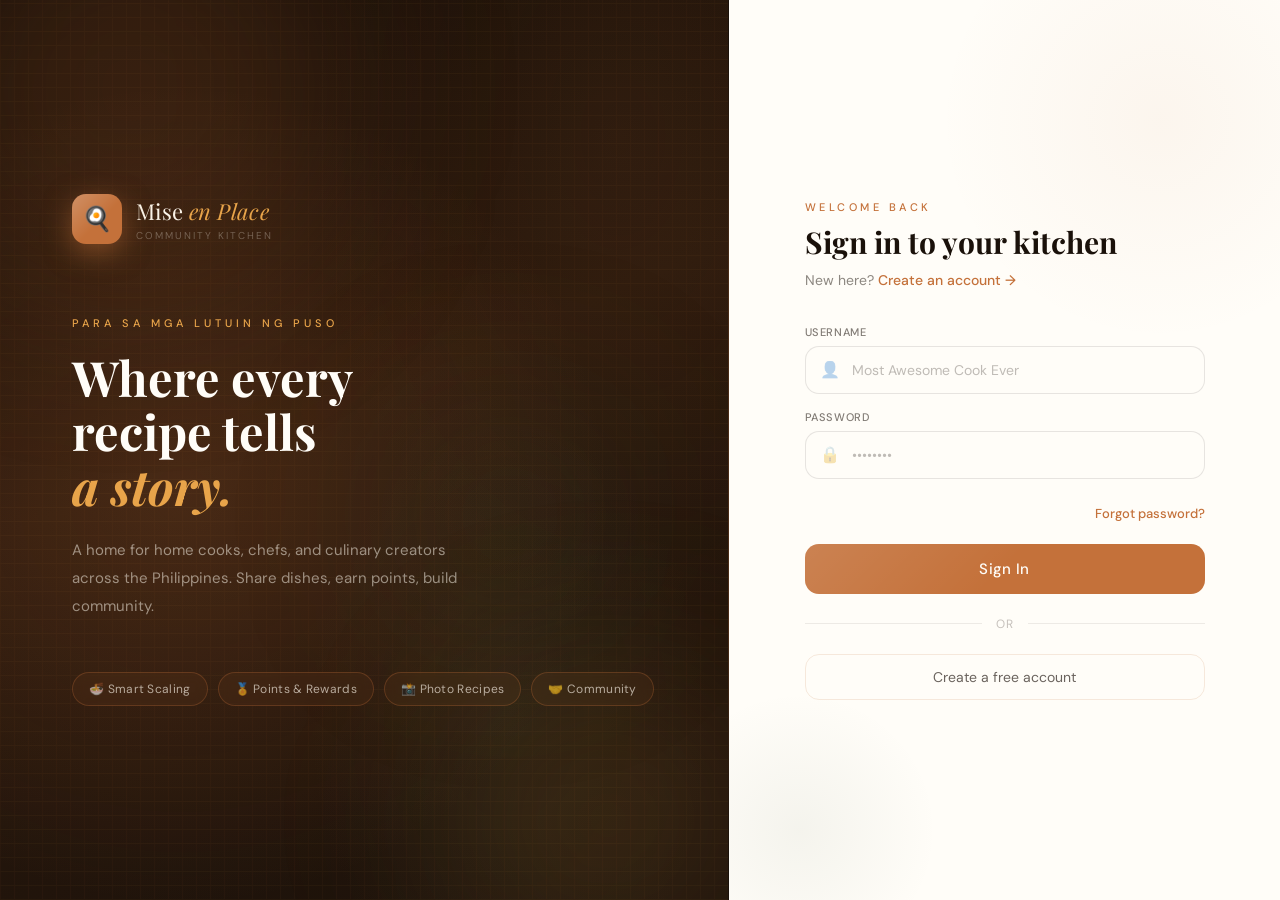
<file: frontend/index.html>
<!DOCTYPE html>
<html lang="en">
<head>
  <meta charset="UTF-8"/>
  <meta name="viewport" content="width=device-width, initial-scale=1.0"/>
  <title>Mise en Place — Login</title>
  <link href="https://fonts.googleapis.com/css2?family=Playfair+Display:ital,wght@0,400;0,600;0,700;1,400;1,600&family=DM+Sans:ital,opsz,wght@0,9..40,300;0,9..40,400;0,9..40,500;1,9..40,300&display=swap" rel="stylesheet"/>
  <link rel="stylesheet" href="style.css">
  <script src="app.js" defer></script>
</head>
<body>

  <div id="auth-wrapper">
    <div class="left-panel">
      <div class="bg-art"></div>
      <div class="orb orb-1"></div><div class="orb orb-2"></div><div class="orb orb-3"></div>
      <div class="left-content">
        <div class="brand-mark">
          <div class="auth-logo-icon">🍳</div>
          <div><div class="auth-brand-name">Mise <span>en Place</span></div><div style="font-size:10px; color:rgba(250,243,232,0.3); letter-spacing:2px; text-transform:uppercase; margin-top:3px;">Community Kitchen</div></div>
        </div>
        <div class="hero-eyebrow">Para sa mga Lutuin ng Puso</div>
        <h1 class="hero-heading">Where every<br>recipe tells<span class="accent">a story.</span></h1>
        <p class="hero-desc">A home for home cooks, chefs, and culinary creators across the Philippines. Share dishes, earn points, build community.</p>
        <div class="feature-pills"><span class="pill">🍜 Smart Scaling</span><span class="pill">🏅 Points & Rewards</span><span class="pill">📸 Photo Recipes</span><span class="pill">🤝 Community</span></div>
      </div>
    </div>

    <div class="panel-divider"></div>

    <div class="right-panel">
      <div id="register-section" class="form-container hidden">
        <div class="form-header"><div class="form-eyebrow">Join the kitchen</div><h2 class="form-title">Create an account</h2><p class="form-subtitle">Already have an account? <a onclick="toggleAuth('login')">Sign in →</a></p></div>
        <div class="field-group">
          <div class="field"><label>Username</label><input type="email" id="reg-email" placeholder="Most Awesome Cook Ever" autocomplete="email"/><span class="field-icon">👤</span></div>
          <div class="field"><label>Password</label><input type="password" id="reg-password" placeholder="Min. 8 characters" autocomplete="new-password"/><span class="field-icon">🔒</span></div>
        </div>
        <button class="btn-primary" onclick="registerUser()">Create Account</button>
      </div>

      <div id="login-section" class="form-container">
        <div class="form-header"><div class="form-eyebrow">Welcome back</div><h2 class="form-title">Sign in to your kitchen</h2><p class="form-subtitle">New here? <a onclick="toggleAuth('register')">Create an account →</a></p></div>
        <div class="field-group">
          <div class="field"><label>Username</label><input type="email" id="login-email" placeholder="Most Awesome Cook Ever" autocomplete="email"/><span class="field-icon">👤</span></div>
          <div class="field"><label>Password</label><input type="password" id="login-password" placeholder="••••••••" autocomplete="current-password"/><span class="field-icon">🔒</span></div>
        </div>
        <div style="display:flex; justify-content:flex-end; margin-bottom:22px;"><a onclick="openForgotPasswordModal()" style="font-size:13px; color:var(--clay); text-decoration:none; font-weight:500; cursor:pointer;">Forgot password?</a></div>
        <button class="btn-primary" onclick="loginUser()">Sign In</button>
        <div style="display:flex; align-items:center; gap:14px; margin:22px 0; color:rgba(26,17,10,0.25); font-size:12px; letter-spacing:1px;"><div style="flex:1; height:1px; background:rgba(26,17,10,0.08);"></div>OR<div style="flex:1; height:1px; background:rgba(26,17,10,0.08);"></div></div>
        <button onclick="toggleAuth('register')" style="width:100%; padding:13px; border:1.5px solid var(--border); border-radius:var(--radius-md); background:transparent; font-size:14px; font-family:'DM Sans', sans-serif; color:rgba(26,17,10,0.65); cursor:pointer; transition:all 0.2s;">Create a free account</button>
      </div>
    </div>
  </div>

  <div class="modal-backdrop" id="forgotPasswordModal">
    <div class="modal" style="max-width:420px;"><div class="modal-header"><div class="modal-title">Reset Password 🔒</div><button class="modal-close" onclick="closeForgotPasswordModal()">✕</button></div><p style="font-size:13px; color:var(--muted); margin-bottom:18px;">Enter your email and we'll generate a secure reset token for you.</p><div class="modal-field"><label>Email Address</label><input type="email" id="reset-email" placeholder="yourname@email.com"/></div><button class="btn-publish" onclick="requestPasswordReset()">Send Reset Token</button></div>
  </div>

  <div class="modal-backdrop" id="resetPasswordModal">
    <div class="modal" style="max-width:420px;"><div class="modal-header"><div class="modal-title">New Password 🔑</div><button class="modal-close" onclick="closeResetPasswordModal()">✕</button></div><p style="font-size:13px; color:var(--muted); margin-bottom:18px;">Enter the token you received and your new password.</p><div class="modal-field"><label>Reset Token</label><input type="text" id="reset-token" placeholder="Paste your secure token here"/></div><div class="modal-field"><label>New Password</label><input type="password" id="reset-new-password" placeholder="Min. 6 characters"/></div><button class="btn-publish" onclick="submitPasswordReset()">Confirm New Password</button></div>
  </div>

  <div class="toast" id="toast"></div>

</body>
</html>
</file>
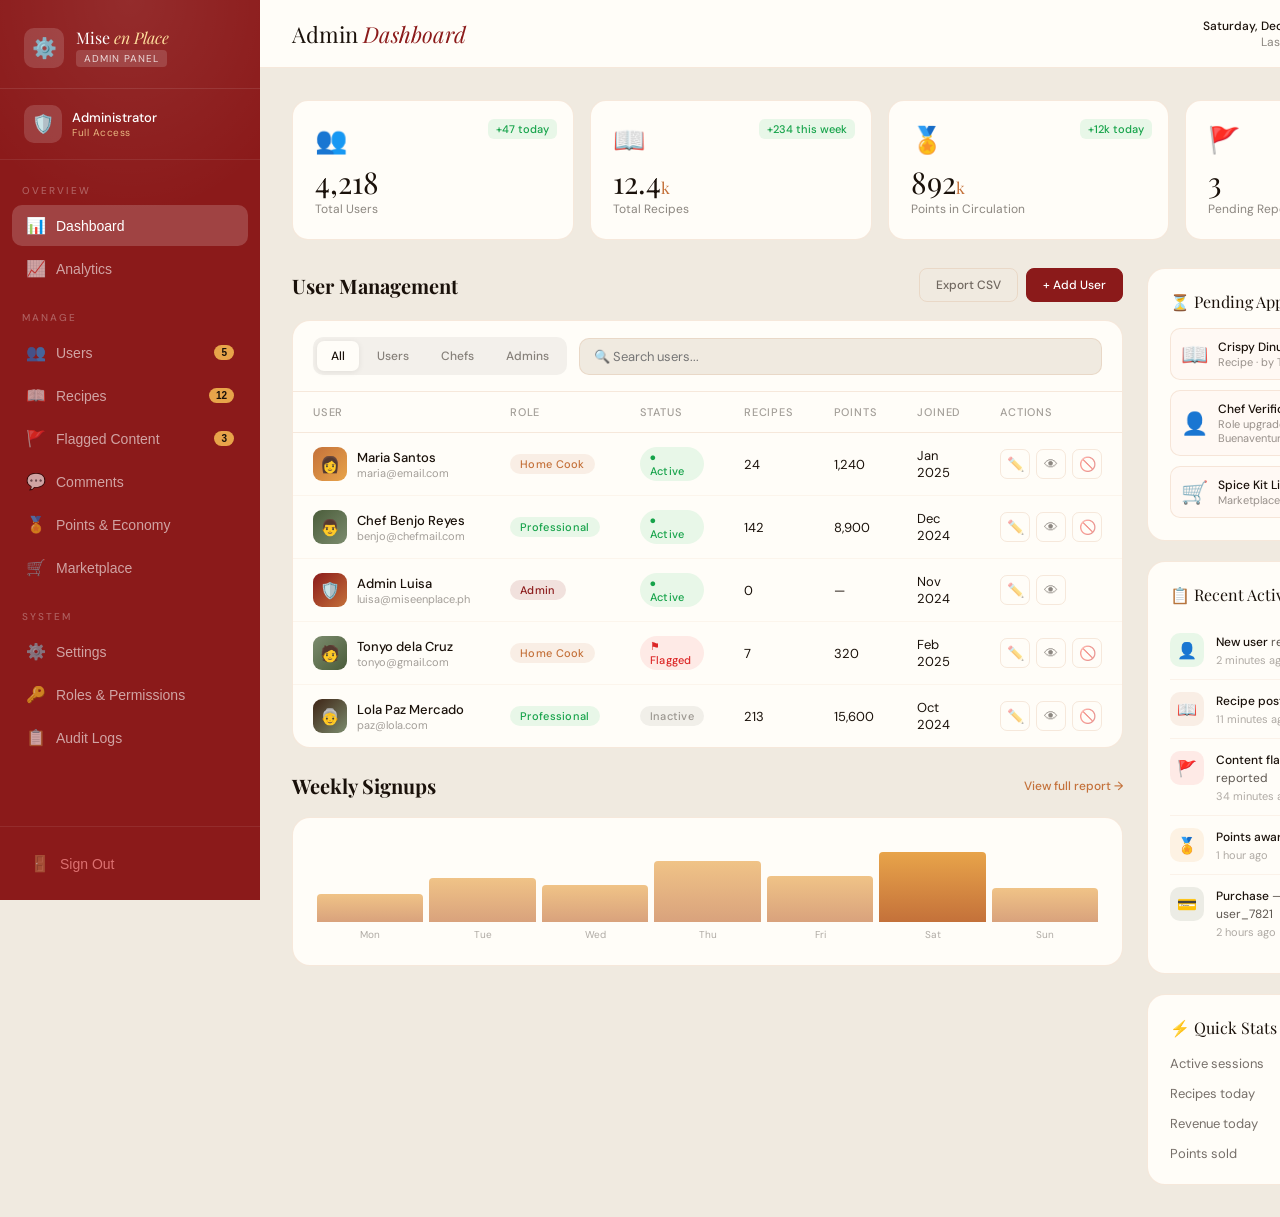
<file: old_admin_dashboard.html>
<!DOCTYPE html>
<html lang="en">
<head>
  <meta charset="UTF-8"/>
  <meta name="viewport" content="width=device-width, initial-scale=1.0"/>
  <title>Mise en Place — Admin Dashboard</title>
  <link href="https://fonts.googleapis.com/css2?family=Playfair+Display:ital,wght@0,400;0,700;1,400&family=DM+Sans:wght@300;400;500&display=swap" rel="stylesheet"/>
  <style>
    :root {
      --clay:#C4713A;--amber:#E8A44A;--cream:#FAF3E8;--dark:#1A110A;--bark:#3D2314;
      --sage:#7C8C6E;--white:#FFFDF8;--bg:#F0EAE0;--card:#FFFDF8;
      --border:rgba(196,113,58,0.15);--sidebar-w:260px;
      --admin-accent: #8B1A1A;
    }
    *,*::before,*::after{box-sizing:border-box;margin:0;padding:0;}
    body{font-family:'DM Sans',sans-serif;background:var(--bg);color:var(--dark);min-height:100vh;display:flex;}

    .sidebar{width:var(--sidebar-w);background:var(--admin-accent);min-height:100vh;display:flex;flex-direction:column;position:fixed;left:0;top:0;bottom:0;z-index:100;overflow:hidden;}
    .sidebar::before{content:'';position:absolute;inset:0;background:radial-gradient(ellipse 120% 40% at 50% 0%,rgba(255,255,255,0.08) 0%,transparent 60%);pointer-events:none;}

    .sidebar-brand{padding:28px 24px 20px;display:flex;align-items:center;gap:12px;border-bottom:1px solid rgba(255,255,255,0.1);}
    .logo-icon{width:40px;height:40px;background:rgba(255,255,255,0.15);border-radius:10px;display:flex;align-items:center;justify-content:center;font-size:20px;flex-shrink:0;}
    .brand-name{font-family:'Playfair Display',serif;font-size:16px;color:white;line-height:1;}
    .brand-name em{color:rgba(255,220,150,1);font-style:italic;}
    .admin-badge{font-size:10px;background:rgba(255,255,255,0.15);color:rgba(255,255,255,0.8);padding:2px 8px;border-radius:4px;letter-spacing:1px;text-transform:uppercase;margin-top:4px;display:inline-block;}

    .sidebar-user{padding:16px 24px;border-bottom:1px solid rgba(255,255,255,0.08);display:flex;align-items:center;gap:10px;}
    .user-avatar{width:38px;height:38px;border-radius:10px;background:rgba(255,255,255,0.15);display:flex;align-items:center;justify-content:center;font-size:18px;}
    .user-name{font-size:13px;font-weight:500;color:white;}
    .user-role-label{font-size:10px;color:rgba(255,220,150,0.8);letter-spacing:0.5px;}

    .sidebar-nav{flex:1;padding:12px 12px;display:flex;flex-direction:column;gap:2px;overflow-y:auto;}
    .nav-section-label{font-size:10px;letter-spacing:2px;text-transform:uppercase;color:rgba(255,255,255,0.3);padding:12px 10px 6px;font-weight:500;}

    .nav-item{display:flex;align-items:center;gap:12px;padding:11px 14px;border-radius:10px;text-decoration:none;color:rgba(255,255,255,0.6);font-size:14px;transition:all 0.2s;cursor:pointer;border:none;background:none;width:100%;text-align:left;}
    .nav-item:hover{background:rgba(255,255,255,0.1);color:white;}
    .nav-item.active{background:rgba(255,255,255,0.18);color:white;}
    .nav-icon{width:18px;text-align:center;font-size:16px;}
    .nav-badge{margin-left:auto;background:var(--amber);color:var(--dark);font-size:10px;font-weight:700;padding:2px 7px;border-radius:999px;}

    .sidebar-footer{padding:16px;border-top:1px solid rgba(255,255,255,0.08);}

    .main{margin-left:var(--sidebar-w);flex:1;display:flex;flex-direction:column;min-height:100vh;}

    .topbar{background:var(--white);border-bottom:1px solid var(--border);padding:0 32px;height:68px;display:flex;align-items:center;gap:16px;position:sticky;top:0;z-index:50;}
    .topbar-title{font-family:'Playfair Display',serif;font-size:22px;color:var(--dark);flex:1;}
    .topbar-title span{font-style:italic;color:var(--admin-accent);}

    .icon-btn{width:40px;height:40px;border-radius:10px;border:1.5px solid var(--border);background:transparent;display:flex;align-items:center;justify-content:center;font-size:17px;cursor:pointer;transition:all 0.2s;color:rgba(26,17,10,0.5);}
    .icon-btn:hover{border-color:var(--admin-accent);color:var(--admin-accent);}

    .content{padding:32px;flex:1;}

    /* Stats */
    .stats-grid{display:grid;grid-template-columns:repeat(4,1fr);gap:16px;margin-bottom:28px;}
    .stat-card{background:var(--card);border-radius:16px;padding:22px;border:1px solid var(--border);transition:transform 0.25s,box-shadow 0.25s;animation:fadeUp 0.5s ease both;position:relative;overflow:hidden;}
    .stat-card:nth-child(2){animation-delay:.05s;}.stat-card:nth-child(3){animation-delay:.1s;}.stat-card:nth-child(4){animation-delay:.15s;}
    .stat-card:hover{transform:translateY(-3px);box-shadow:0 12px 32px rgba(196,113,58,0.1);}
    .stat-icon{font-size:26px;margin-bottom:10px;display:block;}
    .stat-value{font-family:'Playfair Display',serif;font-size:30px;color:var(--dark);line-height:1;margin-bottom:4px;}
    .stat-value .unit{font-size:16px;color:var(--clay);}
    .stat-label{font-size:12px;color:rgba(26,17,10,0.5);}
    .stat-trend{position:absolute;top:18px;right:16px;font-size:11px;font-weight:500;padding:3px 8px;border-radius:6px;}
    .trend-up{background:rgba(34,197,94,0.1);color:#16a34a;}
    .trend-down{background:rgba(239,68,68,0.1);color:#dc2626;}

    /* Layout */
    .admin-grid{display:grid;grid-template-columns:1fr 320px;gap:24px;}

    .section-header{display:flex;align-items:center;justify-content:space-between;margin-bottom:18px;}
    .section-title{font-family:'Playfair Display',serif;font-size:20px;color:var(--dark);}
    .section-actions{display:flex;gap:8px;}

    .btn-sm{padding:8px 16px;border-radius:8px;border:1.5px solid var(--border);background:transparent;font-size:12px;font-family:'DM Sans',sans-serif;font-weight:500;color:rgba(26,17,10,0.6);cursor:pointer;transition:all 0.2s;}
    .btn-sm:hover{border-color:var(--clay);color:var(--clay);}
    .btn-sm.primary{background:var(--admin-accent);color:white;border-color:var(--admin-accent);}
    .btn-sm.primary:hover{background:#6B1010;}

    /* Table */
    .table-wrap{background:var(--card);border-radius:18px;border:1px solid var(--border);overflow:hidden;animation:fadeUp 0.5s ease 0.1s both;}

    .table-filters{padding:16px 20px;border-bottom:1px solid var(--border);display:flex;align-items:center;gap:12px;}
    .filter-tabs{display:flex;gap:4px;background:rgba(26,17,10,0.05);padding:4px;border-radius:10px;}
    .filter-tab{padding:7px 14px;border-radius:7px;border:none;background:transparent;font-size:12px;font-family:'DM Sans',sans-serif;font-weight:500;color:rgba(26,17,10,0.5);cursor:pointer;transition:all 0.2s;}
    .filter-tab.active{background:var(--white);color:var(--dark);box-shadow:0 1px 6px rgba(0,0,0,0.08);}

    .search-input{flex:1;padding:9px 14px;border:1.5px solid var(--border);border-radius:10px;font-size:13px;font-family:'DM Sans',sans-serif;outline:none;background:var(--bg);transition:border-color 0.2s;}
    .search-input:focus{border-color:var(--clay);}

    table{width:100%;border-collapse:collapse;}
    th{padding:13px 20px;text-align:left;font-size:11px;font-weight:500;text-transform:uppercase;letter-spacing:0.8px;color:rgba(26,17,10,0.4);border-bottom:1px solid var(--border);}
    td{padding:14px 20px;font-size:13px;color:var(--dark);border-bottom:1px solid rgba(196,113,58,0.06);}
    tr:last-child td{border-bottom:none;}
    tr:hover td{background:rgba(196,113,58,0.03);}

    .user-cell{display:flex;align-items:center;gap:10px;}
    .u-av{width:34px;height:34px;border-radius:9px;display:flex;align-items:center;justify-content:center;font-size:16px;flex-shrink:0;}

    .badge{display:inline-flex;align-items:center;padding:3px 10px;border-radius:999px;font-size:11px;font-weight:500;letter-spacing:0.3px;}
    .badge-user{background:rgba(196,113,58,0.1);color:var(--clay);}
    .badge-chef{background:rgba(34,197,94,0.1);color:#16a34a;}
    .badge-admin{background:rgba(139,26,26,0.12);color:var(--admin-accent);}
    .badge-active{background:rgba(34,197,94,0.1);color:#16a34a;}
    .badge-inactive{background:rgba(26,17,10,0.06);color:rgba(26,17,10,0.4);}
    .badge-flagged{background:rgba(239,68,68,0.1);color:#dc2626;}

    .action-dots{display:flex;gap:6px;}
    .dot-btn{width:30px;height:30px;border-radius:7px;border:1.5px solid var(--border);background:transparent;cursor:pointer;font-size:14px;display:flex;align-items:center;justify-content:center;transition:all 0.2s;color:rgba(26,17,10,0.5);}
    .dot-btn:hover{border-color:var(--clay);color:var(--clay);}
    .dot-btn.danger:hover{border-color:#dc2626;color:#dc2626;}

    /* Right col */
    .right-col{display:flex;flex-direction:column;gap:20px;}

    .widget{background:var(--card);border-radius:18px;padding:22px;border:1px solid var(--border);animation:fadeUp 0.5s ease both;}
    .widget-title{font-family:'Playfair Display',serif;font-size:16px;color:var(--dark);margin-bottom:16px;display:flex;align-items:center;gap:8px;}

    /* Activity feed */
    .activity-list{display:flex;flex-direction:column;gap:0;}
    .activity-item{display:flex;align-items:flex-start;gap:12px;padding:12px 0;border-bottom:1px solid rgba(196,113,58,0.08);}
    .activity-item:last-child{border-bottom:none;}
    .a-icon{width:34px;height:34px;border-radius:10px;display:flex;align-items:center;justify-content:center;font-size:16px;flex-shrink:0;}
    .a-text{font-size:12px;color:rgba(26,17,10,0.7);line-height:1.5;}
    .a-text strong{color:var(--dark);font-weight:500;}
    .a-time{font-size:11px;color:rgba(26,17,10,0.35);margin-top:2px;}

    /* Chart-like bar */
    .chart-bars{display:flex;align-items:flex-end;gap:6px;height:80px;padding-top:10px;}
    .bar{flex:1;background:linear-gradient(to top,var(--clay),var(--amber));border-radius:4px 4px 0 0;transition:height 0.8s ease;position:relative;}
    .bar:hover::after{content:attr(data-val);position:absolute;top:-22px;left:50%;transform:translateX(-50%);font-size:10px;color:var(--dark);white-space:nowrap;}
    .bar-labels{display:flex;gap:6px;margin-top:6px;}
    .bar-label{flex:1;text-align:center;font-size:10px;color:rgba(26,17,10,0.35);}

    /* Pending approvals */
    .pending-list{display:flex;flex-direction:column;gap:10px;}
    .pending-item{display:flex;align-items:center;gap:10px;padding:10px;border-radius:10px;border:1px solid var(--border);background:rgba(239,68,68,0.02);}
    .pending-emoji{font-size:22px;flex-shrink:0;}
    .pending-info{flex:1;min-width:0;}
    .pending-name{font-size:12px;font-weight:500;color:var(--dark);white-space:nowrap;overflow:hidden;text-overflow:ellipsis;}
    .pending-sub{font-size:11px;color:rgba(26,17,10,0.45);}
    .pending-actions{display:flex;gap:5px;}
    .p-btn{width:28px;height:28px;border-radius:7px;border:none;cursor:pointer;font-size:13px;display:flex;align-items:center;justify-content:center;transition:all 0.2s;}
    .p-btn.ok{background:rgba(34,197,94,0.12);color:#16a34a;}
    .p-btn.ok:hover{background:#16a34a;color:white;}
    .p-btn.no{background:rgba(239,68,68,0.1);color:#dc2626;}
    .p-btn.no:hover{background:#dc2626;color:white;}

    @keyframes fadeUp{from{opacity:0;transform:translateY(16px);}to{opacity:1;transform:translateY(0);}}
  </style>
</head>
<body>

<!-- SIDEBAR -->
<aside class="sidebar">
  <div class="sidebar-brand">
    <div class="logo-icon">⚙️</div>
    <div>
      <div class="brand-name">Mise <em>en Place</em></div>
      <div class="admin-badge">Admin Panel</div>
    </div>
  </div>

  <div class="sidebar-user">
    <div class="user-avatar">🛡️</div>
    <div>
      <div class="user-name">Administrator</div>
      <div class="user-role-label">Full Access</div>
    </div>
  </div>

  <nav class="sidebar-nav">
    <div class="nav-section-label">Overview</div>
    <button class="nav-item active"><span class="nav-icon">📊</span> Dashboard</button>
    <button class="nav-item"><span class="nav-icon">📈</span> Analytics</button>

    <div class="nav-section-label" style="margin-top:8px;">Manage</div>
    <button class="nav-item"><span class="nav-icon">👥</span> Users<span class="nav-badge">5</span></button>
    <button class="nav-item"><span class="nav-icon">📖</span> Recipes<span class="nav-badge">12</span></button>
    <button class="nav-item"><span class="nav-icon">🚩</span> Flagged Content<span class="nav-badge">3</span></button>
    <button class="nav-item"><span class="nav-icon">💬</span> Comments</button>
    <button class="nav-item"><span class="nav-icon">🏅</span> Points & Economy</button>
    <button class="nav-item"><span class="nav-icon">🛒</span> Marketplace</button>

    <div class="nav-section-label" style="margin-top:8px;">System</div>
    <button class="nav-item"><span class="nav-icon">⚙️</span> Settings</button>
    <button class="nav-item"><span class="nav-icon">🔑</span> Roles & Permissions</button>
    <button class="nav-item"><span class="nav-icon">📋</span> Audit Logs</button>
  </nav>

  <div class="sidebar-footer">
    <button class="nav-item" onclick="logout()" style="color:rgba(255,150,150,0.7);">
      <span class="nav-icon">🚪</span> Sign Out
    </button>
  </div>
</aside>

<!-- MAIN -->
<div class="main">
  <header class="topbar">
    <div class="topbar-title">Admin <span>Dashboard</span></div>
    <div style="display:flex;gap:10px;align-items:center;">
      <div style="font-size:12px;color:rgba(26,17,10,0.5);text-align:right;">
        <div id="adminDate" style="font-weight:500;color:var(--dark)"></div>
        <div>Last sync: just now</div>
      </div>
      <button class="icon-btn">🔔</button>
      <button class="icon-btn">⚙️</button>
    </div>
  </header>

  <div class="content">
    <!-- Stats -->
    <div class="stats-grid">
      <div class="stat-card">
        <span class="stat-icon">👥</span>
        <div class="stat-value">4,218</div>
        <div class="stat-label">Total Users</div>
        <span class="stat-trend trend-up">+47 today</span>
      </div>
      <div class="stat-card">
        <span class="stat-icon">📖</span>
        <div class="stat-value">12.4<span class="unit">k</span></div>
        <div class="stat-label">Total Recipes</div>
        <span class="stat-trend trend-up">+234 this week</span>
      </div>
      <div class="stat-card">
        <span class="stat-icon">🏅</span>
        <div class="stat-value">892<span class="unit">k</span></div>
        <div class="stat-label">Points in Circulation</div>
        <span class="stat-trend trend-up">+12k today</span>
      </div>
      <div class="stat-card">
        <span class="stat-icon">🚩</span>
        <div class="stat-value">3</div>
        <div class="stat-label">Pending Reports</div>
        <span class="stat-trend trend-down">Needs review</span>
      </div>
    </div>

    <div class="admin-grid">
      <!-- User Management Table -->
      <div>
        <div class="section-header">
          <h2 class="section-title">User Management</h2>
          <div class="section-actions">
            <button class="btn-sm">Export CSV</button>
            <button class="btn-sm primary">+ Add User</button>
          </div>
        </div>

        <div class="table-wrap">
          <div class="table-filters">
            <div class="filter-tabs">
              <button class="filter-tab active">All</button>
              <button class="filter-tab">Users</button>
              <button class="filter-tab">Chefs</button>
              <button class="filter-tab">Admins</button>
            </div>
            <input class="search-input" type="text" placeholder="🔍 Search users..."/>
          </div>

          <table>
            <thead>
              <tr>
                <th>User</th>
                <th>Role</th>
                <th>Status</th>
                <th>Recipes</th>
                <th>Points</th>
                <th>Joined</th>
                <th>Actions</th>
              </tr>
            </thead>
            <tbody>
              <tr>
                <td><div class="user-cell"><div class="u-av" style="background:linear-gradient(135deg,#C4713A,#E8A44A)">👩</div><div><div style="font-weight:500;font-size:13px">Maria Santos</div><div style="font-size:11px;color:rgba(26,17,10,0.4)">maria@email.com</div></div></div></td>
                <td><span class="badge badge-user">Home Cook</span></td>
                <td><span class="badge badge-active">● Active</span></td>
                <td>24</td><td>1,240</td><td>Jan 2025</td>
                <td><div class="action-dots"><button class="dot-btn">✏️</button><button class="dot-btn">👁</button><button class="dot-btn danger">🚫</button></div></td>
              </tr>
              <tr>
                <td><div class="user-cell"><div class="u-av" style="background:linear-gradient(135deg,#4A5C3A,#7C8C6E)">👨</div><div><div style="font-weight:500;font-size:13px">Chef Benjo Reyes</div><div style="font-size:11px;color:rgba(26,17,10,0.4)">benjo@chefmail.com</div></div></div></td>
                <td><span class="badge badge-chef">Professional</span></td>
                <td><span class="badge badge-active">● Active</span></td>
                <td>142</td><td>8,900</td><td>Dec 2024</td>
                <td><div class="action-dots"><button class="dot-btn">✏️</button><button class="dot-btn">👁</button><button class="dot-btn danger">🚫</button></div></td>
              </tr>
              <tr>
                <td><div class="user-cell"><div class="u-av" style="background:linear-gradient(135deg,#8B1A1A,#C4713A)">🛡️</div><div><div style="font-weight:500;font-size:13px">Admin Luisa</div><div style="font-size:11px;color:rgba(26,17,10,0.4)">luisa@miseenplace.ph</div></div></div></td>
                <td><span class="badge badge-admin">Admin</span></td>
                <td><span class="badge badge-active">● Active</span></td>
                <td>0</td><td>—</td><td>Nov 2024</td>
                <td><div class="action-dots"><button class="dot-btn">✏️</button><button class="dot-btn">👁</button></div></td>
              </tr>
              <tr>
                <td><div class="user-cell"><div class="u-av" style="background:linear-gradient(135deg,#7C8C6E,#4A5C3A)">🧑</div><div><div style="font-weight:500;font-size:13px">Tonyo dela Cruz</div><div style="font-size:11px;color:rgba(26,17,10,0.4)">tonyo@gmail.com</div></div></div></td>
                <td><span class="badge badge-user">Home Cook</span></td>
                <td><span class="badge badge-flagged">⚑ Flagged</span></td>
                <td>7</td><td>320</td><td>Feb 2025</td>
                <td><div class="action-dots"><button class="dot-btn">✏️</button><button class="dot-btn">👁</button><button class="dot-btn danger">🚫</button></div></td>
              </tr>
              <tr>
                <td><div class="user-cell"><div class="u-av" style="background:linear-gradient(135deg,#3D2314,#7C8C6E)">👵</div><div><div style="font-weight:500;font-size:13px">Lola Paz Mercado</div><div style="font-size:11px;color:rgba(26,17,10,0.4)">paz@lola.com</div></div></div></td>
                <td><span class="badge badge-chef">Professional</span></td>
                <td><span class="badge badge-inactive">Inactive</span></td>
                <td>213</td><td>15,600</td><td>Oct 2024</td>
                <td><div class="action-dots"><button class="dot-btn">✏️</button><button class="dot-btn">👁</button><button class="dot-btn danger">🚫</button></div></td>
              </tr>
            </tbody>
          </table>
        </div>

        <!-- Recipe Usage Bar Chart -->
        <div style="margin-top:24px;">
          <div class="section-header">
            <h2 class="section-title">Weekly Signups</h2>
            <a href="#" style="font-size:12px;color:var(--clay);text-decoration:none;font-weight:500;">View full report →</a>
          </div>
          <div class="widget" style="padding:24px;">
            <div class="chart-bars" id="barChart"></div>
            <div class="bar-labels" id="barLabels"></div>
          </div>
        </div>
      </div>

      <!-- Right col -->
      <div class="right-col">
        <!-- Pending Approvals -->
        <div class="widget">
          <div class="widget-title">⏳ Pending Approvals</div>
          <div class="pending-list">
            <div class="pending-item">
              <div class="pending-emoji">📖</div>
              <div class="pending-info">
                <div class="pending-name">Crispy Dinuguan Tacos</div>
                <div class="pending-sub">Recipe · by Tonyo dela Cruz</div>
              </div>
              <div class="pending-actions">
                <button class="p-btn ok">✓</button>
                <button class="p-btn no">✕</button>
              </div>
            </div>
            <div class="pending-item">
              <div class="pending-emoji">👤</div>
              <div class="pending-info">
                <div class="pending-name">Chef Verification Request</div>
                <div class="pending-sub">Role upgrade · Ana Buenaventura</div>
              </div>
              <div class="pending-actions">
                <button class="p-btn ok">✓</button>
                <button class="p-btn no">✕</button>
              </div>
            </div>
            <div class="pending-item">
              <div class="pending-emoji">🛒</div>
              <div class="pending-info">
                <div class="pending-name">Spice Kit Listing</div>
                <div class="pending-sub">Marketplace · ₱ 350.00</div>
              </div>
              <div class="pending-actions">
                <button class="p-btn ok">✓</button>
                <button class="p-btn no">✕</button>
              </div>
            </div>
          </div>
        </div>

        <!-- Recent Activity -->
        <div class="widget">
          <div class="widget-title">📋 Recent Activity</div>
          <div class="activity-list">
            <div class="activity-item">
              <div class="a-icon" style="background:rgba(34,197,94,0.1)">👤</div>
              <div>
                <div class="a-text"><strong>New user</strong> registered — Maria Gomez</div>
                <div class="a-time">2 minutes ago</div>
              </div>
            </div>
            <div class="activity-item">
              <div class="a-icon" style="background:rgba(196,113,58,0.1)">📖</div>
              <div>
                <div class="a-text"><strong>Recipe posted</strong> — Kare-Kare Nouveau</div>
                <div class="a-time">11 minutes ago</div>
              </div>
            </div>
            <div class="activity-item">
              <div class="a-icon" style="background:rgba(239,68,68,0.1)">🚩</div>
              <div>
                <div class="a-text"><strong>Content flagged</strong> — Spam comment reported</div>
                <div class="a-time">34 minutes ago</div>
              </div>
            </div>
            <div class="activity-item">
              <div class="a-icon" style="background:rgba(232,164,74,0.12)">🏅</div>
              <div>
                <div class="a-text"><strong>Points awarded</strong> — 80pts to chef_benjo</div>
                <div class="a-time">1 hour ago</div>
              </div>
            </div>
            <div class="activity-item">
              <div class="a-icon" style="background:rgba(74,92,58,0.1)">💳</div>
              <div>
                <div class="a-text"><strong>Purchase</strong> — Points pack (500pts) by user_7821</div>
                <div class="a-time">2 hours ago</div>
              </div>
            </div>
          </div>
        </div>

        <!-- Quick stats -->
        <div class="widget">
          <div class="widget-title">⚡ Quick Stats</div>
          <div style="display:flex;flex-direction:column;gap:12px;">
            <div style="display:flex;justify-content:space-between;align-items:center;">
              <span style="font-size:13px;color:rgba(26,17,10,0.6)">Active sessions</span>
              <span style="font-size:14px;font-weight:500;color:var(--dark)">📡 247</span>
            </div>
            <div style="display:flex;justify-content:space-between;align-items:center;">
              <span style="font-size:13px;color:rgba(26,17,10,0.6)">Recipes today</span>
              <span style="font-size:14px;font-weight:500;color:var(--dark)">📖 34</span>
            </div>
            <div style="display:flex;justify-content:space-between;align-items:center;">
              <span style="font-size:13px;color:rgba(26,17,10,0.6)">Revenue today</span>
              <span style="font-size:14px;font-weight:500;color:#16a34a">₱ 4,200</span>
            </div>
            <div style="display:flex;justify-content:space-between;align-items:center;">
              <span style="font-size:13px;color:rgba(26,17,10,0.6)">Points sold</span>
              <span style="font-size:14px;font-weight:500;color:var(--amber)">🏅 8,500</span>
            </div>
          </div>
        </div>
      </div>
    </div>
  </div>
</div>

<script>
  document.getElementById('adminDate').textContent =
    new Date().toLocaleDateString('en-PH', {weekday:'long',year:'numeric',month:'long',day:'numeric'});

  // Bar chart
  const data = [
    {label:'Mon', val:28}, {label:'Tue', val:45}, {label:'Wed', val:38},
    {label:'Thu', val:62}, {label:'Fri', val:47}, {label:'Sat', val:71}, {label:'Sun', val:34}
  ];
  const max = Math.max(...data.map(d => d.val));
  const barChart = document.getElementById('barChart');
  const barLabels = document.getElementById('barLabels');
  data.forEach((d, i) => {
    const bar = document.createElement('div');
    bar.className = 'bar';
    bar.style.height = '0%';
    bar.setAttribute('data-val', d.val + ' signups');
    bar.style.opacity = i === 5 ? '1' : '0.65';
    barChart.appendChild(bar);
    setTimeout(() => bar.style.height = (d.val / max * 100) + '%', 100 + i * 60);

    const lbl = document.createElement('div');
    lbl.className = 'bar-label';
    lbl.textContent = d.label;
    barLabels.appendChild(lbl);
  });

  // Filter tabs
  document.querySelectorAll('.filter-tab').forEach(tab => {
    tab.addEventListener('click', function() {
      document.querySelectorAll('.filter-tab').forEach(t => t.classList.remove('active'));
      this.classList.add('active');
    });
  });

  function logout() {
    localStorage.clear();
    window.location.href = 'login.html';
  }
</script>
</body>
</html>
</file>
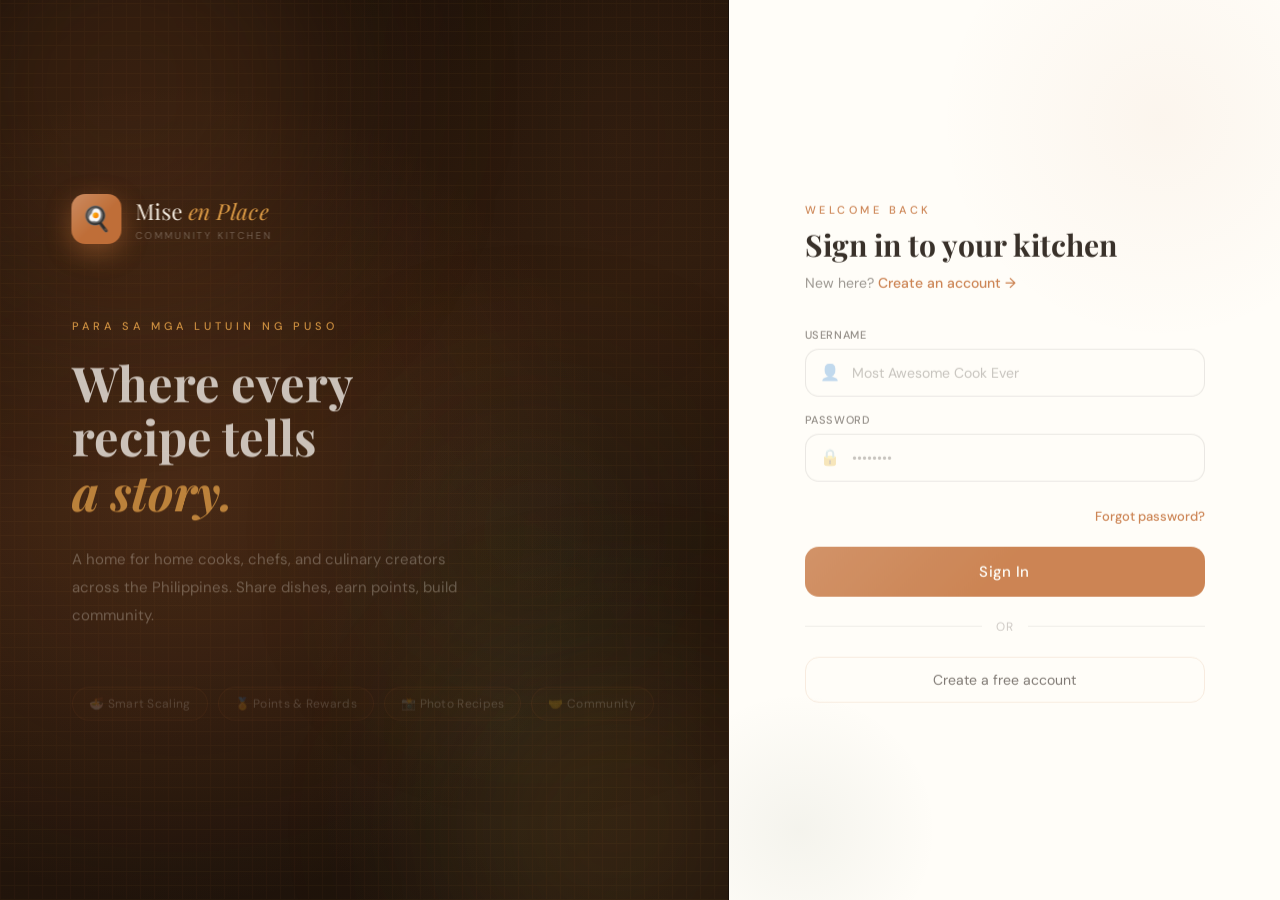
<file: frontend/admin.html>
<!DOCTYPE html>
<html lang="en">
<head>
  <meta charset="UTF-8"/>
  <meta name="viewport" content="width=device-width, initial-scale=1.0"/>
  <title>Mise en Place — Admin</title>
  <link href="https://fonts.googleapis.com/css2?family=Playfair+Display:ital,wght@0,400;0,600;0,700;1,400;1,600&family=DM+Sans:ital,opsz,wght@0,9..40,300;0,9..40,400;0,9..40,500;1,9..40,300&display=swap" rel="stylesheet"/>
  <link rel="stylesheet" href="style.css">
  <script src="app.js" defer></script>
</head>
<body>

  <div id="admin-wrapper">
    <aside class="sidebar">
      <div class="sidebar-brand"><div class="logo-icon">⚙️</div><div><div class="brand-name">Mise <em>en Place</em></div><div class="brand-tagline" style="color:rgba(255,200,150,0.4);">Admin Panel</div></div></div>
      <div class="sidebar-user"><div class="user-avatar" style="background:rgba(255,255,255,0.15);">🛡️</div><div class="user-info"><div class="user-name">Administrator</div><div style="font-size:10px; color:rgba(255,200,150,0.6); margin-top:2px; letter-spacing:0.5px;">FULL ACCESS</div></div></div>
      <nav class="sidebar-nav"><div class="nav-section-label">Overview</div><button class="nav-item active"><span class="nav-icon">📊</span> Dashboard</button><button class="nav-item"><span class="nav-icon">📈</span> Analytics</button><div class="nav-section-label">Manage</div><button class="nav-item"><span class="nav-icon">👥</span> Users</button><button class="nav-item"><span class="nav-icon">📖</span> Recipes</button></nav>
      <div class="sidebar-footer"><button class="nav-item" onclick="logoutUser()" style="color:rgba(255,150,150,0.6);"><span class="nav-icon">🚪</span> Sign Out</button></div>
    </aside>

    <div class="main">
      <header class="topbar">
        <div class="topbar-left"><div class="greeting-text">Admin <em style="color:var(--admin-accent)">Dashboard</em></div><div class="topbar-date" id="admin-date-display"></div></div>
        <div class="topbar-actions"><button class="icon-btn">🔔</button><button class="icon-btn">⚙️</button></div>
      </header>

      <div class="content">
        <div class="admin-stats-grid">
          <div class="stat-card"><span class="stat-card-icon">👥</span><div class="stat-value" id="admin-total-users">—</div><div class="stat-label">Registered Users</div></div>
          <div class="stat-card"><span class="stat-card-icon">💚</span><div class="stat-value" id="admin-total-revenue" style="color:#16a34a;">₱ —</div><div class="stat-label">Total Revenue</div></div>
          <div class="stat-card"><span class="stat-card-icon">🏅</span><div class="stat-value" id="admin-total-points" style="color:var(--amber);">—</div><div class="stat-label">Points Sold</div></div>
        </div>
        
        <div class="admin-main-grid">
          <div>
            <div class="section-header"><h2 class="section-title">System Users</h2></div>
            <div class="table-wrap">
              <table>
                <thead><tr><th>User</th><th>Role</th><th>Joined</th></tr></thead>
                <tbody id="admin-user-table"><tr><td colspan="3" style="text-align:center; color:var(--muted); padding:28px;">Loading users...</td></tr></tbody>
              </table>
            </div>
          </div>
          <div>
            <div class="section-header"><h2 class="section-title">Recent Transactions</h2></div>
            <div class="widget" style="padding:0 22px;">
              <div id="admin-transactions-list" class="activity-feed"></div>
            </div>
          </div>
        </div>

        <div style="margin-top: 32px;">
          <div class="section-header"><h2 class="section-title">Recipe Management</h2></div>
          <div class="table-wrap">
            <table>
              <thead>
                <tr>
                  <th>Author</th>
                  <th>Recipe Title</th>
                  <th>Category</th>
                  <th>Date Posted</th>
                  <th>Action</th>
                </tr>
              </thead>
              <tbody id="admin-posts-table">
                <tr><td colspan="5" style="text-align:center; color:var(--muted); padding:28px;">Loading recipes...</td></tr>
              </tbody>
            </table>
          </div>
        </div>

        <div style="margin-top: 32px;">
          <div class="section-header"><h2 class="section-title">Content Moderation Queue</h2></div>
          <div class="table-wrap">
            <table>
              <thead>
                <tr>
                  <th>Author</th>
                  <th>Comment Snippet</th>
                  <th>Target Post</th>
                  <th>Date</th>
                  <th>Action</th>
                </tr>
              </thead>
              <tbody id="admin-comments-table">
                <tr><td colspan="5" style="text-align:center; color:var(--muted); padding:28px;">Loading the wire...</td></tr>
              </tbody>
            </table>
          </div>
        </div>

      </div> </div> </div>

      <div class="modal-backdrop" id="adminPostModal">
    <div class="modal" style="padding: 0; overflow: hidden; background: var(--bg);">
      <div class="modal-header" style="padding: 20px 24px; background: var(--white); margin: 0; border-bottom: 1px solid var(--border);">
        <div class="modal-title" style="font-size: 18px;">Post Inspection 👁️</div>
        <button class="modal-close" onclick="document.getElementById('adminPostModal').classList.remove('open'); document.body.style.overflow='';">✕</button>
      </div>
      <div id="admin-post-preview-container" style="padding: 24px; max-height: 75vh; overflow-y: auto;">
      </div>
    </div>
  </div>

  <div class="toast" id="toast"></div>

</body>
</html>
</file>
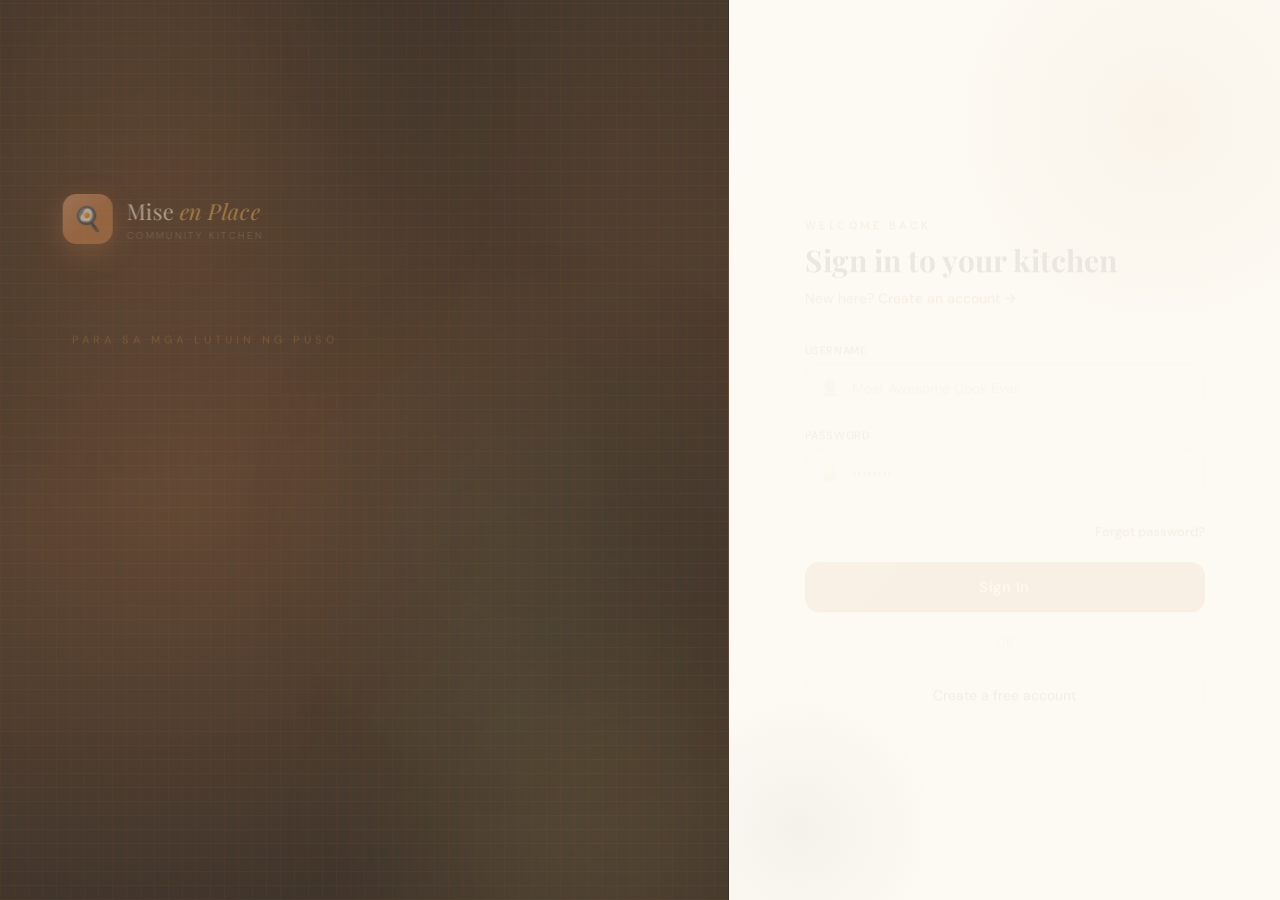
<file: frontend/dashboard.html>
<!DOCTYPE html>
<html lang="en">

<head>
  <meta charset="UTF-8" />
  <meta name="viewport" content="width=device-width, initial-scale=1.0" />
  <title>Mise en Place — Dashboard</title>
  <link
    href="https://fonts.googleapis.com/css2?family=Playfair+Display:ital,wght@0,400;0,600;0,700;1,400;1,600&family=DM+Sans:ital,opsz,wght@0,9..40,300;0,9..40,400;0,9..40,500;1,9..40,300&display=swap"
    rel="stylesheet" />
  <link rel="stylesheet" href="style.css">
  <script src="app.js" defer></script>
</head>

<body>

  <div id="dashboard-wrapper">
    <aside class="sidebar">
      <div class="sidebar-brand">
        <div class="logo-icon">🍳</div>
        <div>
          <div class="brand-name">Mise <em>en Place</em></div>
          <div class="brand-tagline">Community Kitchen</div>
        </div>
      </div>
      <div class="sidebar-user">
        <div class="user-avatar">🧑‍🍳<div class="online-dot"></div>
        </div>
        <div class="user-info">
          <div class="user-name" id="sidebar-name">Loading...</div>
          <div style="font-size:11px; color:var(--amber); margin-top:2px;">Home Cook &nbsp;·&nbsp; <span
              onclick="openEditProfile()"
              style="cursor:pointer; color:rgba(250,243,232,0.5); text-decoration:underline; font-size:10px;">Edit</span>
          </div>
        </div>
      </div>
      <div class="sidebar-wallet">
        <div class="wallet-label">🏅 Digital Wallet</div>
        <div id="wallet-balance">0 <span class="wallet-pts-label">pts</span></div>
        <div class="wallet-progress">
          <div class="wallet-progress-fill" id="wallet-fill"></div>
        </div>
        <div class="wallet-hint">Post recipes or purchase to earn more points</div><button class="buy-btn buy-btn-basic"
          onclick="buyPoints(500, 500)"><span>500 points</span><span><strong>₱500</strong></span></button><button
          class="buy-btn buy-btn-featured" onclick="buyPoints(1200, 1000)"><span>1,200 points <span
              class="buy-badge">BEST</span></span><span><strong>₱1,000</strong></span></button>
      </div>
      <nav class="sidebar-nav">
        <div class="nav-section-label">Discover</div><button class="nav-item active"><span class="nav-icon">🏠</span>
          Community Feed</button><button class="nav-item"><span class="nav-icon">🔍</span> Explore
          Recipes</button><button class="nav-item"><span class="nav-icon">📖</span> My Recipes</button><button
          class="nav-item"><span class="nav-icon">🔖</span> Saved</button>
        <div class="nav-section-label">Account</div><button class="nav-item"><span class="nav-icon">👤</span>
          Profile</button><button class="nav-item"><span class="nav-icon">🔔</span> Notifications</button><button
          class="nav-item"><span class="nav-icon">🛒</span> Marketplace</button>
      </nav>
      <div class="sidebar-footer"><button class="nav-item" onclick="logoutUser()"
          style="color:rgba(255,100,100,0.6);"><span class="nav-icon">🚪</span> Sign Out</button></div>
    </aside>

    <div class="main">
      <header class="topbar">
        <div class="topbar-left">
          <div class="greeting-text">Good day, <em id="topbar-name">Chef</em> 🌿</div>
          <div class="topbar-date" id="topbar-date"></div>
        </div>
        <div class="topbar-actions">
          <div class="topbar-search"><span style="font-size:14px; color:rgba(26,17,10,0.3);">🔍</span><input type="text"
              placeholder="Search recipes, cooks..." /></div><button class="icon-btn"
            title="Notifications">🔔</button><button class="btn-post" onclick="openModal()">+ Share Recipe</button>
        </div>
      </header>

      <div class="content">
        <div class="stats-row">
          <div class="stat-pill"><span class="stat-pill-icon">📖</span>
            <div>
              <div class="stat-pill-value">0</div>
              <div class="stat-pill-label">Recipes Shared</div>
            </div>
          </div>
          <div class="stat-pill"><span class="stat-pill-icon">❤️</span>
            <div>
              <div class="stat-pill-value">0</div>
              <div class="stat-pill-label">Total Likes</div>
            </div>
          </div>
          <div class="stat-pill"><span class="stat-pill-icon">👥</span>
            <div>
              <div class="stat-pill-value">0</div>
              <div class="stat-pill-label">Followers</div>
            </div>
          </div>
        </div>

        <div class="main-grid">
          <div class="feed-column">
            <div class="create-post-bar" onclick="openModal()">
              <div class="create-avatar">🧑‍🍳</div>
              <div class="create-text">Share a recipe with the community...</div>
              <div class="create-actions"><button class="create-action-btn">📸 Photo</button><button
                  class="create-action-btn">🎥 Video</button></div>
            </div>
            <div class="section-header">
              <h2 class="section-title">Community Feed</h2><span class="section-link">See trending →</span>
            </div>
            <div style="display: flex; gap: 10px; margin-bottom: 24px;">
              <button id="tab-all" class="btn-sm"
                style="background: var(--clay); color: white; border: none; padding: 8px 20px; border-radius: 20px; font-weight: 500; cursor: pointer;"
                onclick="switchFeed('all')">🌍 Global Feed</button>
              <button id="tab-saved" class="btn-sm"
                style="background: transparent; color: var(--muted); border: 1.5px solid var(--border); padding: 8px 20px; border-radius: 20px; font-weight: 500; cursor: pointer;"
                onclick="switchFeed('saved')">🔖 My Vault</button>
            </div>
            <div id="recipe-feed"></div>
          </div>

          <div class="right-col">
            <div class="points-widget widget">
              <div class="widget-title">🏅 Your Points</div>
              <div class="points-hero">
                <div class="points-big">0</div>
                <div class="points-sublabel">Available Points</div>
              </div>
              <div class="points-bar-outer">
                <div class="points-bar-inner" style="width:5%;"></div>
              </div>
              <div class="points-bar-labels"><span>Starter</span><span>Gold at 2,000 pts</span></div><button
                class="btn-earn">✨ Earn More Points</button>
            </div>
            <div class="widget">
              <div class="widget-title">🔥 Trending Today</div>
              <div class="trend-list">
                <div class="trend-item">
                  <div class="trend-rank">#1</div>
                  <div class="trend-emoji">🍲</div>
                  <div class="trend-info">
                    <div class="trend-name">Kare-Kare Nouveau</div>
                    <div class="trend-count">2.4k views</div>
                  </div>
                  <div class="trend-pts">🏅 30</div>
                </div>
              </div>
            </div>
          </div>
        </div>
      </div>
    </div>
  </div>

  <div class="modal-backdrop" id="recipeModal">
    <div class="modal">
      <div class="modal-header">
        <div class="modal-title">Share a Recipe 🍳</div><button class="modal-close" onclick="closeModal()">✕</button>
      </div>
      <div class="photo-upload-zone" onclick="document.getElementById('photo-input').click()"><input type="file"
          id="photo-input" accept="image/*,video/*" multiple style="display:none;"
          onchange="handlePhotoPreview(this)" />
        <div class="upload-icon">📸</div>
        <div class="upload-text">Drop your food photos or videos here</div>
        <div class="upload-sub">PNG, JPG, MP4 — up to 50MB</div>
        <div class="upload-preview" id="upload-preview"></div>
      </div>
      <div class="modal-field"><label>Recipe Title</label><input type="text" id="post-title"
          placeholder="e.g. Lola's Sinigang sa Bayabas" /></div>
      <div class="modal-field"><label>Description & Steps</label><textarea id="post-desc" rows="3"
          placeholder="Tell the story behind this dish..."></textarea></div>
      <div class="modal-row">
        <div class="modal-field"><label>Category</label><select id="post-category">
            <option value="Filipino Classics">🍲 Filipino Classics</option>
            <option value="Modern Filipino">🍽️ Modern Filipino</option>
            <option value="Healthy">🥗 Healthy</option>
          </select></div>
        <div class="modal-field"><label>Base Servings</label><input type="number" id="post-servings" placeholder="4"
            min="1" value="1" /></div>
        <div class="modal-field"><label>Cook Time</label><input type="text" placeholder="e.g. 45 min" /></div>
      </div>
      <div class="points-cost-selector"><span class="points-cost-label">🏅 Points Required to Unlock</span>
        <div class="points-tiers"><button class="tier-btn selected" onclick="selectTier(this, 0)"><span
              class="tier-pts">Free</span><span class="tier-label">Open</span></button><button class="tier-btn"
            onclick="selectTier(this, 20)"><span class="tier-pts">20 pts</span><span
              class="tier-label">Basic</span></button><button class="tier-btn" onclick="selectTier(this, 50)"><span
              class="tier-pts">50 pts</span><span class="tier-label">Premium</span></button></div><input type="number"
          id="post-price" value="0" style="display:none;" />
      </div>
      <div class="modal-field"><label>Ingredients</label>
        <div id="ingredients-container"></div><button type="button" class="btn-sm"
          style="margin-top:10px; border-style:dashed; width:100%;" onclick="addIngredientRow()">+ Add
          Ingredient</button>
      </div>
      <button class="btn-publish" onclick="submitPost()">🚀 Publish Recipe</button>
    </div>
  </div>

  <div class="modal-backdrop" id="editProfileModal">
    <div class="modal" style="max-width:420px;">
      <div class="modal-header">
        <div class="modal-title">Edit Profile 👤</div><button class="modal-close"
          onclick="closeEditProfile()">✕</button>
      </div>
      <div class="modal-field"><label>Display Name</label><input type="text" id="edit-name"
          placeholder="Your display name" /></div>
      <div class="modal-field"><label>Bio</label><textarea rows="2"
          placeholder="Tell the community about yourself..."></textarea></div><button class="btn-publish"
        onclick="submitProfileUpdate()">💾 Save Profile</button>
    </div>
  </div>

  <div class="toast" id="toast"></div>

</body>

</html>
</file>
<file: frontend/style.css>
/* ═══════════════════════════════════════════════════════
    CORE VARIABLES & RESET
═══════════════════════════════════════════════════════ */
:root {
    --clay:         #C4713A;
    --clay-light:   #D4875A;
    --clay-dark:    #A35A28;
    --amber:        #E8A44A;
    --amber-light:  #F2BC72;
    --cream:        #FAF3E8;
    --dark:         #1A110A;
    --bark:         #3D2314;
    --bark-mid:     #5C3520;
    --sage:         #7C8C6E;
    --leaf:         #4A5C3A;
    --white:        #FFFDF8;
    --bg:           #F2E8D8;
    --bg-deep:      #EAD9C4;
    --card:         #FFFDF8;
    --border:       rgba(196,113,58,0.15);
    --border-mid:   rgba(196,113,58,0.25);
    --text:         #1A110A;
    --muted:        rgba(26,17,10,0.5);
    --muted-light:  rgba(26,17,10,0.35);
    --error:        #C0392B;
    --success:      #2D7A4F;
    --admin-accent: #8B1A1A;
    --admin-dark:   #5C0F0F;
    --sidebar-w:    272px;
    --topbar-h:     68px;
    --radius-sm:    8px;
    --radius-md:    14px;
    --radius-lg:    20px;
    --radius-xl:    28px;
    --shadow-sm:    0 2px 8px rgba(26,17,10,0.06);
    --shadow-md:    0 8px 24px rgba(26,17,10,0.09);
    --shadow-lg:    0 20px 48px rgba(26,17,10,0.13);
    --shadow-clay:  0 8px 24px rgba(196,113,58,0.25);
}

*, *::before, *::after { box-sizing: border-box; margin: 0; padding: 0; }

html { scroll-behavior: smooth; }

body {
    font-family: 'DM Sans', sans-serif;
    background: var(--bg);
    color: var(--text);
    min-height: 100vh;
    display: flex;
    overflow-x: hidden;
    -webkit-font-smoothing: antialiased;
}

.hidden { display: none !important; }

/* Scrollbar styling */
::-webkit-scrollbar { width: 5px; }
::-webkit-scrollbar-track { background: transparent; }
::-webkit-scrollbar-thumb { background: rgba(196,113,58,0.25); border-radius: 99px; }
::-webkit-scrollbar-thumb:hover { background: var(--clay); }

/* ═══════════════════════════════════════════════════════
    KEYFRAME ANIMATIONS
═══════════════════════════════════════════════════════ */
@keyframes fadeUp {
    from { opacity: 0; transform: translateY(20px); }
    to   { opacity: 1; transform: translateY(0); }
}
@keyframes fadeIn {
    from { opacity: 0; }
    to   { opacity: 1; }
}
@keyframes slideInLeft {
    from { opacity: 0; transform: translateX(-20px); }
    to   { opacity: 1; transform: translateX(0); }
}
@keyframes popIn {
    from { opacity: 0; transform: scale(0.94) translateY(10px); }
    to   { opacity: 1; transform: scale(1) translateY(0); }
}
@keyframes shimmer {
    0%   { background-position: -200% 0; }
    100% { background-position: 200% 0; }
}
@keyframes drift {
    0%   { transform: translate(0, 0) scale(1); }
    100% { transform: translate(30px, 20px) scale(1.06); }
}
@keyframes pulse-glow {
    0%, 100% { box-shadow: 0 0 0 0 rgba(196,113,58,0); }
    50%       { box-shadow: 0 0 0 6px rgba(196,113,58,0.15); }
}
@keyframes spin {
    to { transform: rotate(360deg); }
}

/* ═══════════════════════════════════════════════════════
    AUTH LAYOUT — SPLIT SCREEN
═══════════════════════════════════════════════════════ */
#auth-wrapper {
    width: 100vw;
    min-height: 100vh;
    background: var(--dark);
    display: flex;
    overflow: hidden;
    animation: fadeIn 0.4s ease;
}

/* ── Left Panel ─────────────────────── */
.left-panel {
    flex: 1.15;
    position: relative;
    display: flex;
    flex-direction: column;
    justify-content: center;
    padding: 64px 72px;
    overflow: hidden;
}

.bg-art {
    position: absolute;
    inset: 0;
    background:
    radial-gradient(ellipse 90% 70% at 25% 55%, rgba(196,113,58,0.2) 0%, transparent 65%),
    radial-gradient(ellipse 70% 90% at 85% 15%, rgba(122,78,40,0.14) 0%, transparent 60%),
    radial-gradient(ellipse 50% 60% at 70% 80%, rgba(74,92,58,0.12) 0%, transparent 55%),
    linear-gradient(158deg, #140C06 0%, #2A180C 45%, #1A110A 100%);
    z-index: 0;
}

/* Woven texture overlay — Filipino heritage */
.bg-art::after {
    content: '';
    position: absolute;
    inset: 0;
    opacity: 0.04;
    background-image:
    repeating-linear-gradient(0deg, var(--amber) 0, var(--amber) 1px, transparent 0, transparent 14px),
    repeating-linear-gradient(90deg, var(--clay) 0, var(--clay) 1px, transparent 0, transparent 14px);
    z-index: 0;
}

/* Floating light orbs */
.orb {
    position: absolute;
    border-radius: 50%;
    filter: blur(90px);
    animation: drift 14s ease-in-out infinite alternate;
    pointer-events: none;
    z-index: 0;
}
.orb-1 { width: 420px; height: 420px; background: rgba(196,113,58,0.18); top: -120px; left: -80px; }
.orb-2 { width: 320px; height: 320px; background: rgba(232,164,74,0.12); bottom: -80px; right: -40px; animation-delay: -5s; }
.orb-3 { width: 220px; height: 220px; background: rgba(74,92,58,0.16); top: 45%; left: 55%; animation-delay: -9s; }

.left-content { position: relative; z-index: 1; }

.brand-mark {
    display: flex;
    align-items: center;
    gap: 14px;
    margin-bottom: 72px;
    animation: slideInLeft 0.7s ease both;
}

.auth-logo-icon {
    width: 50px; height: 50px;
    background: var(--clay);
    border-radius: 14px;
    display: flex; align-items: center; justify-content: center;
    font-size: 24px;
    box-shadow: 0 8px 28px rgba(196,113,58,0.5);
    position: relative;
    overflow: hidden;
    flex-shrink: 0;
}
.auth-logo-icon::after {
    content: '';
    position: absolute;
    inset: 0;
    background: linear-gradient(135deg, rgba(255,255,255,0.22) 0%, transparent 55%);
}

.auth-brand-name {
    font-family: 'Playfair Display', serif;
    font-size: 22px;
    color: var(--cream);
    letter-spacing: 0.3px;
}
.auth-brand-name span { color: var(--amber); font-style: italic; }

.hero-eyebrow {
    font-size: 11px;
    letter-spacing: 4px;
    text-transform: uppercase;
    color: var(--amber);
    margin-bottom: 20px;
    animation: fadeUp 0.8s ease 0.1s both;
    font-weight: 500;
}

.hero-heading {
    font-family: 'Playfair Display', serif;
    font-size: clamp(38px, 3.8vw, 58px);
    line-height: 1.12;
    color: var(--white);
    margin-bottom: 24px;
    animation: fadeUp 0.8s ease 0.2s both;
}
.hero-heading .accent {
    color: var(--amber);
    font-style: italic;
    display: block;
}

.hero-desc {
    font-size: 15px;
    color: rgba(250,243,232,0.52);
    line-height: 1.85;
    max-width: 400px;
    margin-bottom: 52px;
    animation: fadeUp 0.8s ease 0.3s both;
}

/* Feature pills */
.feature-pills {
    display: flex;
    flex-wrap: wrap;
    gap: 10px;
    animation: fadeUp 0.8s ease 0.4s both;
}
.pill {
    padding: 8px 16px;
    border: 1px solid rgba(196,113,58,0.28);
    border-radius: 999px;
    font-size: 12px;
    color: rgba(250,243,232,0.65);
    letter-spacing: 0.3px;
    background: rgba(196,113,58,0.07);
    backdrop-filter: blur(6px);
    transition: all 0.3s;
    cursor: default;
}
.pill:hover {
    border-color: var(--clay);
    color: var(--amber);
    background: rgba(196,113,58,0.14);
    transform: translateY(-2px);
}

/* Vertical rule */
.panel-divider {
    width: 1px;
    background: linear-gradient(to bottom, transparent 5%, rgba(196,113,58,0.28) 30%, rgba(196,113,58,0.28) 70%, transparent 95%);
    flex-shrink: 0;
}

/* ── Right Panel (Form) ──────────────── */
.right-panel {
    flex: 0.88;
    background: var(--white);
    display: flex;
    align-items: center;
    justify-content: center;
    padding: 60px 52px;
    position: relative;
    overflow: hidden;
}

.right-panel::before {
    content: '';
    position: absolute;
    top: -120px; right: -120px;
    width: 480px; height: 480px;
    background: radial-gradient(circle, rgba(196,113,58,0.055) 0%, transparent 65%);
    border-radius: 50%;
    pointer-events: none;
}
.right-panel::after {
    content: '';
    position: absolute;
    bottom: -80px; left: -80px;
    width: 300px; height: 300px;
    background: radial-gradient(circle, rgba(74,92,58,0.06) 0%, transparent 65%);
    border-radius: 50%;
    pointer-events: none;
}

.form-container {
    width: 100%;
    max-width: 400px;
    position: relative;
    z-index: 10;
    animation: fadeUp 0.7s ease 0.15s both;
}

.form-header { margin-bottom: 36px; }

.form-eyebrow {
    font-size: 11px;
    letter-spacing: 3.5px;
    text-transform: uppercase;
    color: var(--clay);
    font-weight: 500;
    margin-bottom: 10px;
}

.form-title {
    font-family: 'Playfair Display', serif;
    font-size: 30px;
    color: var(--dark);
    line-height: 1.22;
    margin-bottom: 10px;
}

.form-subtitle {
    font-size: 14px;
    color: rgba(26,17,10,0.5);
}
.form-subtitle a {
    color: var(--clay);
    text-decoration: none;
    font-weight: 500;
    cursor: pointer;
    transition: color 0.2s;
}
.form-subtitle a:hover { color: var(--bark); }

/* Form fields */
.field-group { display: flex; flex-direction: column; gap: 16px; margin-bottom: 26px; }

.field { position: relative; }

.field label {
    display: block;
    font-size: 11px;
    font-weight: 500;
    color: rgba(26,17,10,0.55);
    margin-bottom: 7px;
    text-transform: uppercase;
    letter-spacing: 0.6px;
}

.field input {
    width: 100%;
    padding: 14px 18px 14px 46px;
    border: 1.5px solid rgba(26,17,10,0.1);
    border-radius: var(--radius-md);
    font-size: 14px;
    font-family: 'DM Sans', sans-serif;
    color: var(--dark);
    background: var(--white);
    outline: none;
    transition: border-color 0.25s, box-shadow 0.25s;
}
.field input:focus {
    border-color: var(--clay);
    box-shadow: 0 0 0 4px rgba(196,113,58,0.1);
}
.field input::placeholder { color: rgba(26,17,10,0.28); }

.field-icon {
    position: absolute;
    bottom: 14px;
    left: 15px;
    font-size: 16px;
    color: rgba(26,17,10,0.3);
    pointer-events: none;
    transition: color 0.25s;
}
.field:focus-within .field-icon { color: var(--clay); }

/* Primary button */
.btn-primary {
    width: 100%;
    padding: 15px;
    background: var(--clay);
    color: var(--white);
    border: none;
    border-radius: var(--radius-md);
    font-size: 15px;
    font-family: 'DM Sans', sans-serif;
    font-weight: 500;
    letter-spacing: 0.3px;
    cursor: pointer;
    transition: all 0.3s ease;
    position: relative;
    overflow: hidden;
}
.btn-primary::before {
    content: '';
    position: absolute;
    inset: 0;
    background: linear-gradient(135deg, rgba(255,255,255,0.12) 0%, transparent 50%);
}
.btn-primary:hover {
    background: var(--bark);
    transform: translateY(-1px);
    box-shadow: var(--shadow-clay);
}
.btn-primary:active { transform: translateY(0); }

/* ═══════════════════════════════════════════════════════
    COMMON DASHBOARD LAYOUT
═══════════════════════════════════════════════════════ */

/* ── Sidebar ─────────────────────────── */
.sidebar {
    width: var(--sidebar-w);
    background: var(--dark);
    min-height: 100vh;
    display: flex;
    flex-direction: column;
    position: fixed;
    left: 0; top: 0; bottom: 0;
    z-index: 100;
    overflow: hidden;
    overflow-y: auto;
}

/* Ambient glow inside sidebar */
.sidebar::before {
    content: '';
    position: absolute;
    inset: 0;
    background:
    radial-gradient(ellipse 140% 45% at 50% 0%, rgba(196,113,58,0.13) 0%, transparent 55%),
    radial-gradient(ellipse 100% 60% at 15% 100%, rgba(232,164,74,0.07) 0%, transparent 60%);
    pointer-events: none;
    z-index: 0;
}

.sidebar > * { position: relative; z-index: 1; }

.sidebar-brand {
    padding: 26px 22px 22px;
    display: flex;
    align-items: center;
    gap: 12px;
    border-bottom: 1px solid rgba(255,255,255,0.06);
    flex-shrink: 0;
}

.logo-icon {
    width: 40px; height: 40px;
    background: var(--clay);
    border-radius: 11px;
    display: flex; align-items: center; justify-content: center;
    font-size: 20px;
    flex-shrink: 0;
    box-shadow: 0 4px 14px rgba(196,113,58,0.45);
    position: relative;
    overflow: hidden;
}
.logo-icon::after {
    content: '';
    position: absolute; inset: 0;
    background: linear-gradient(135deg, rgba(255,255,255,0.2) 0%, transparent 55%);
}

.brand-name {
    font-family: 'Playfair Display', serif;
    font-size: 16px;
    color: var(--cream);
    line-height: 1.2;
}
.brand-name em { color: var(--amber); font-style: italic; }
.brand-tagline {
    font-size: 10px;
    color: rgba(250,243,232,0.3);
    letter-spacing: 1.5px;
    text-transform: uppercase;
    margin-top: 2px;
}

/* User block */
.sidebar-user {
    padding: 18px 22px;
    border-bottom: 1px solid rgba(255,255,255,0.06);
    display: flex;
    align-items: center;
    gap: 12px;
    flex-shrink: 0;
}

.user-avatar {
    width: 44px; height: 44px;
    border-radius: 12px;
    background: linear-gradient(135deg, var(--clay), var(--amber));
    display: flex; align-items: center; justify-content: center;
    font-size: 20px;
    flex-shrink: 0;
    position: relative;
}
.user-avatar .online-dot {
    position: absolute;
    bottom: -2px; right: -2px;
    width: 10px; height: 10px;
    background: #22c55e;
    border-radius: 50%;
    border: 2px solid var(--dark);
}

.user-info { flex: 1; min-width: 0; }

.user-name {
    font-size: 14px;
    font-weight: 500;
    color: var(--cream);
    white-space: nowrap;
    overflow: hidden;
    text-overflow: ellipsis;
}

/* Wallet block in sidebar */
.sidebar-wallet {
    margin: 14px 16px;
    padding: 16px;
    background: rgba(255,255,255,0.04);
    border-radius: var(--radius-md);
    border: 1px solid rgba(255,255,255,0.07);
    flex-shrink: 0;
}

.wallet-label {
    font-size: 10px;
    color: rgba(250,243,232,0.38);
    text-transform: uppercase;
    letter-spacing: 1.5px;
    margin-bottom: 8px;
}

#wallet-balance {
    font-size: 26px;
    color: var(--amber);
    font-family: 'Playfair Display', serif;
    margin-bottom: 14px;
    line-height: 1;
}

.wallet-pts-label {
    font-size: 12px;
    color: rgba(250,243,232,0.35);
}

.wallet-progress {
    height: 4px;
    background: rgba(255,255,255,0.08);
    border-radius: 99px;
    margin-bottom: 14px;
    overflow: hidden;
}
.wallet-progress-fill {
    height: 100%;
    background: linear-gradient(to right, var(--clay), var(--amber));
    border-radius: 99px;
    width: 45%;
    transition: width 1s ease;
}
.wallet-hint {
    font-size: 10px;
    color: rgba(250,243,232,0.28);
    margin-bottom: 12px;
}

.buy-btn {
    width: 100%;
    padding: 10px 14px;
    border-radius: 10px;
    border: none;
    font-family: 'DM Sans', sans-serif;
    font-size: 12px;
    font-weight: 500;
    cursor: pointer;
    display: flex;
    align-items: center;
    justify-content: space-between;
    transition: all 0.25s;
    margin-bottom: 7px;
}
.buy-btn:last-child { margin-bottom: 0; }

.buy-btn-basic {
    background: rgba(255,255,255,0.07);
    color: var(--cream);
    border: 1px solid rgba(255,255,255,0.08);
}
.buy-btn-basic:hover {
    background: rgba(255,255,255,0.12);
    border-color: rgba(255,255,255,0.15);
}

.buy-btn-featured {
    background: var(--clay);
    color: white;
}
.buy-btn-featured:hover { background: var(--clay-dark); box-shadow: 0 4px 14px rgba(196,113,58,0.4); }

.buy-badge {
    font-size: 10px;
    background: rgba(255,255,255,0.2);
    padding: 1px 6px;
    border-radius: 4px;
    letter-spacing: 0.3px;
}

/* Nav */
.sidebar-nav {
    flex: 1;
    padding: 12px 12px;
    display: flex;
    flex-direction: column;
    gap: 2px;
}

.nav-section-label {
    font-size: 10px;
    letter-spacing: 2px;
    text-transform: uppercase;
    color: rgba(250,243,232,0.22);
    padding: 10px 10px 5px;
    font-weight: 500;
}

.nav-item {
    display: flex;
    align-items: center;
    gap: 12px;
    padding: 11px 14px;
    border-radius: 10px;
    color: rgba(250,243,232,0.52);
    font-size: 13.5px;
    cursor: pointer;
    border: none;
    background: none;
    width: 100%;
    text-align: left;
    font-family: 'DM Sans', sans-serif;
    transition: all 0.2s ease;
    letter-spacing: 0.1px;
}
.nav-item:hover {
    background: rgba(196,113,58,0.12);
    color: var(--cream);
}
.nav-item.active {
    background: rgba(196,113,58,0.2);
    color: var(--amber);
}
.nav-item .nav-icon { width: 20px; text-align: center; font-size: 15px; flex-shrink: 0; }

.sidebar-footer {
    padding: 12px 12px 20px;
    border-top: 1px solid rgba(255,255,255,0.06);
    flex-shrink: 0;
}

/* ── Main Area ──────────────────────── */
.main {
    margin-left: var(--sidebar-w);
    flex: 1;
    display: flex;
    flex-direction: column;
    min-height: 100vh;
    width: calc(100% - var(--sidebar-w));
}

/* Top bar */
.topbar {
    background: rgba(255,253,248,0.92);
    border-bottom: 1px solid var(--border);
    padding: 0 32px;
    height: var(--topbar-h);
    display: flex;
    align-items: center;
    justify-content: space-between;
    position: sticky;
    top: 0;
    z-index: 50;
    backdrop-filter: blur(12px);
    -webkit-backdrop-filter: blur(12px);
}

.topbar-left { display: flex; flex-direction: column; gap: 2px; }

.greeting-text {
    font-family: 'Playfair Display', serif;
    font-size: 20px;
    color: var(--dark);
    line-height: 1.2;
}
.greeting-text em { color: var(--clay); font-style: italic; }

.topbar-date {
    font-size: 11px;
    color: var(--muted-light);
}

.topbar-actions {
    display: flex;
    align-items: center;
    gap: 10px;
}

/* Search */
.topbar-search {
    display: flex;
    align-items: center;
    gap: 8px;
    background: var(--bg);
    border: 1.5px solid transparent;
    border-radius: 11px;
    padding: 9px 14px;
    width: 220px;
    transition: all 0.25s;
}
.topbar-search:focus-within {
    border-color: var(--clay);
    background: var(--white);
    box-shadow: 0 0 0 4px rgba(196,113,58,0.08);
    width: 260px;
}
.topbar-search input {
    border: none; background: none; outline: none;
    font-size: 13px; font-family: 'DM Sans', sans-serif;
    color: var(--dark); width: 100%;
}
.topbar-search input::placeholder { color: rgba(26,17,10,0.32); }

.icon-btn {
    width: 40px; height: 40px;
    border-radius: 10px;
    border: 1.5px solid var(--border);
    background: transparent;
    display: flex; align-items: center; justify-content: center;
    font-size: 16px;
    cursor: pointer;
    transition: all 0.2s;
    color: var(--muted);
}
.icon-btn:hover { border-color: var(--clay); color: var(--clay); background: rgba(196,113,58,0.05); }

/* Post button */
.btn-post {
    padding: 10px 20px;
    background: var(--clay);
    color: var(--white);
    border: none;
    border-radius: 10px;
    font-size: 13px;
    font-family: 'DM Sans', sans-serif;
    font-weight: 500;
    cursor: pointer;
    transition: all 0.25s;
    display: flex; align-items: center; gap: 6px;
    letter-spacing: 0.2px;
}
.btn-post:hover {
    background: var(--bark);
    transform: translateY(-1px);
    box-shadow: var(--shadow-clay);
}
.btn-post:active { transform: translateY(0); }

/* Content area */
.content {
    padding: 28px 32px 48px;
    flex: 1;
}

/* ═══════════════════════════════════════════════════════
    WIDGETS & CARDS
═══════════════════════════════════════════════════════ */
.widget {
    background: var(--card);
    border-radius: var(--radius-lg);
    padding: 22px;
    border: 1px solid var(--border);
    box-shadow: var(--shadow-sm);
}

.widget-title {
    font-family: 'Playfair Display', serif;
    font-size: 16px;
    color: var(--dark);
    margin-bottom: 16px;
    display: flex;
    align-items: center;
    gap: 8px;
}

/* Generic small button */
.btn-sm {
    padding: 9px 16px;
    border-radius: var(--radius-sm);
    border: 1.5px solid var(--border);
    background: var(--bg);
    font-size: 12px;
    font-family: 'DM Sans', sans-serif;
    font-weight: 500;
    cursor: pointer;
    transition: all 0.2s;
    color: var(--dark);
}
.btn-sm:hover {
    border-color: var(--clay);
    color: var(--clay);
    background: var(--white);
    box-shadow: 0 2px 8px rgba(196,113,58,0.1);
}

/* Section header */
.section-header {
    display: flex; align-items: center; justify-content: space-between;
    margin-bottom: 18px;
}
.section-title {
    font-family: 'Playfair Display', serif;
    font-size: 20px;
    color: var(--dark);
}
.section-link {
    font-size: 12px;
    color: var(--clay);
    text-decoration: none;
    font-weight: 500;
    transition: color 0.2s;
    cursor: pointer;
}
.section-link:hover { color: var(--bark); }

/* ═══════════════════════════════════════════════════════
    CHEF / USER DASHBOARD
═══════════════════════════════════════════════════════ */
.main-grid {
    display: grid;
    grid-template-columns: 1fr 310px;
    gap: 24px;
    align-items: start;
}

/* ── Create post bar ─────────────────── */
.create-post-bar {
    background: var(--card);
    border: 1.5px solid var(--border);
    border-radius: var(--radius-lg);
    padding: 16px 20px;
    display: flex;
    align-items: center;
    gap: 14px;
    margin-bottom: 20px;
    cursor: pointer;
    transition: all 0.25s;
    box-shadow: var(--shadow-sm);
}
.create-post-bar:hover {
    border-color: var(--clay);
    box-shadow: 0 4px 18px rgba(196,113,58,0.1);
    transform: translateY(-1px);
}

.create-avatar {
    width: 40px; height: 40px;
    border-radius: 11px;
    background: linear-gradient(135deg, var(--clay), var(--amber));
    display: flex; align-items: center; justify-content: center;
    font-size: 20px;
    flex-shrink: 0;
}

.create-text {
    flex: 1;
    font-size: 14px;
    color: rgba(26,17,10,0.38);
}

.create-actions {
    display: flex; gap: 6px;
}
.create-action-btn {
    padding: 7px 12px;
    border-radius: 8px;
    border: 1.5px solid var(--border);
    background: transparent;
    font-size: 12px;
    color: var(--muted);
    cursor: pointer;
    transition: all 0.2s;
    font-family: 'DM Sans', sans-serif;
}
.create-action-btn:hover { border-color: var(--clay); color: var(--clay); }

/* ── Stats row ──────────────────────── */
.stats-row {
    display: grid;
    grid-template-columns: repeat(3, 1fr);
    gap: 14px;
    margin-bottom: 22px;
}

.stat-pill {
    background: var(--card);
    border: 1px solid var(--border);
    border-radius: var(--radius-md);
    padding: 16px 18px;
    display: flex;
    align-items: center;
    gap: 12px;
    box-shadow: var(--shadow-sm);
    transition: all 0.25s;
}
.stat-pill:hover {
    transform: translateY(-2px);
    box-shadow: var(--shadow-md);
    border-color: var(--border-mid);
}

.stat-pill-icon {
    font-size: 22px;
    flex-shrink: 0;
}

.stat-pill-value {
    font-family: 'Playfair Display', serif;
    font-size: 20px;
    color: var(--dark);
    line-height: 1;
    margin-bottom: 3px;
}

.stat-pill-label {
    font-size: 11px;
    color: var(--muted-light);
    letter-spacing: 0.2px;
}

/* ── Recipe Feed ─────────────────────── */
.feed-column { display: flex; flex-direction: column; }

/* Recipe card — for the dynamic feed */
.recipe-card {
    background: var(--card);
    border-radius: var(--radius-lg);
    border: 1px solid var(--border);
    overflow: hidden;
    margin-bottom: 20px;
    box-shadow: var(--shadow-sm);
    transition: all 0.3s ease;
    animation: fadeUp 0.5s ease both;
}
.recipe-card:hover {
    transform: translateY(-3px);
    box-shadow: 0 16px 40px rgba(196,113,58,0.11);
    border-color: var(--border-mid);
}

/* Photo area at top of each card */
.recipe-photo {
    width: 100%;
    height: 200px;
    background: linear-gradient(135deg, var(--clay) 0%, var(--amber) 60%, var(--bark-mid) 100%);
    position: relative;
    overflow: hidden;
    display: flex;
    align-items: center;
    justify-content: center;
    cursor: pointer;
}

/* Woven texture overlay on photo */
.recipe-photo::before {
    content: '';
    position: absolute; inset: 0;
    background:
    repeating-linear-gradient(45deg, rgba(0,0,0,0.04) 0, rgba(0,0,0,0.04) 1px, transparent 0, transparent 12px);
    z-index: 1;
}

/* Bottom gradient scrim */
.recipe-photo::after {
    content: '';
    position: absolute;
    bottom: 0; left: 0; right: 0;
    height: 80px;
    background: linear-gradient(to top, rgba(26,17,10,0.6) 0%, transparent 100%);
    z-index: 2;
}

.recipe-photo-emoji {
    font-size: 64px;
    z-index: 3;
    filter: drop-shadow(0 4px 12px rgba(0,0,0,0.3));
    transition: transform 0.4s ease;
}
.recipe-card:hover .recipe-photo-emoji { transform: scale(1.08); }

/* Photo upload hint (for future real photos) */
.photo-upload-hint {
    position: absolute;
    top: 10px; right: 10px;
    background: rgba(0,0,0,0.45);
    border-radius: 7px;
    padding: 5px 10px;
    font-size: 11px;
    color: rgba(255,255,255,0.75);
    z-index: 4;
    backdrop-filter: blur(6px);
    display: flex;
    align-items: center;
    gap: 5px;
}

/* Card bottom labels on photo */
.recipe-photo-labels {
    position: absolute;
    bottom: 10px; left: 14px; right: 14px;
    z-index: 4;
    display: flex;
    align-items: center;
    justify-content: space-between;
}

.recipe-tag {
    background: rgba(255,255,255,0.18);
    backdrop-filter: blur(8px);
    padding: 4px 12px;
    border-radius: 6px;
    font-size: 11px;
    color: rgba(255,255,255,0.9);
    letter-spacing: 0.4px;
    border: 1px solid rgba(255,255,255,0.2);
}

.recipe-lock-tag {
    background: rgba(26,17,10,0.55);
    backdrop-filter: blur(8px);
    padding: 4px 12px;
    border-radius: 6px;
    font-size: 11px;
    color: var(--amber);
    letter-spacing: 0.4px;
    display: flex;
    align-items: center;
    gap: 4px;
}

/* Card body */
.recipe-body { padding: 20px 22px 18px; }

.recipe-title {
    font-family: 'Playfair Display', serif;
    font-size: 20px;
    color: var(--dark);
    margin-bottom: 8px;
    line-height: 1.3;
}

.recipe-desc {
    font-size: 13.5px;
    color: var(--muted);
    line-height: 1.7;
    margin-bottom: 14px;
}

/* Author row */
.recipe-author-row {
    display: flex;
    align-items: center;
    gap: 10px;
    margin-bottom: 16px;
    padding-bottom: 16px;
    border-bottom: 1px solid rgba(196,113,58,0.08);
}

.author-chip {
    width: 28px; height: 28px;
    border-radius: 8px;
    background: linear-gradient(135deg, var(--amber), var(--clay));
    display: flex; align-items: center; justify-content: center;
    font-size: 13px;
    flex-shrink: 0;
}

.author-name {
    font-size: 12px;
    color: var(--muted);
}
.author-name strong { color: rgba(26,17,10,0.72); font-weight: 500; }

.recipe-likes {
    margin-left: auto;
    font-size: 12px;
    color: var(--muted-light);
    display: flex;
    align-items: center;
    gap: 5px;
}
.like-btn {
    background: none; border: none; cursor: pointer;
    padding: 6px 10px; border-radius: 8px;
    font-size: 12px; color: var(--muted);
    display: flex; align-items: center; gap: 4px;
    transition: all 0.2s; font-family: 'DM Sans', sans-serif;
}
.like-btn:hover { background: rgba(196,113,58,0.08); color: var(--clay); }

/* ── Right Column Widgets ────────────── */
.right-col { display: flex; flex-direction: column; gap: 18px; }

/* Points widget */
.points-widget {
    background: var(--card);
    border-radius: var(--radius-lg);
    padding: 22px;
    border: 1px solid var(--border);
    box-shadow: var(--shadow-sm);
}

.points-hero {
    text-align: center;
    padding: 16px 0 12px;
}

.points-big {
    font-family: 'Playfair Display', serif;
    font-size: 44px;
    color: var(--clay);
    line-height: 1;
    margin-bottom: 5px;
}

.points-sublabel {
    font-size: 11px;
    color: var(--muted-light);
    letter-spacing: 1.5px;
    text-transform: uppercase;
}

.points-bar-outer {
    margin: 14px 0 8px;
    height: 6px;
    background: rgba(196,113,58,0.1);
    border-radius: 99px;
    overflow: hidden;
}
.points-bar-inner {
    height: 100%;
    background: linear-gradient(to right, var(--clay), var(--amber));
    border-radius: 99px;
    transition: width 1.2s ease;
}

.points-bar-labels {
    display: flex;
    justify-content: space-between;
    font-size: 10px;
    color: var(--muted-light);
    margin-bottom: 16px;
}

.btn-earn {
    width: 100%;
    padding: 11px;
    border: 1.5px solid rgba(196,113,58,0.3);
    border-radius: 10px;
    background: rgba(196,113,58,0.06);
    color: var(--clay);
    font-size: 12.5px;
    font-family: 'DM Sans', sans-serif;
    font-weight: 500;
    cursor: pointer;
    transition: all 0.25s;
}
.btn-earn:hover { background: var(--clay); color: white; }

/* Trending widget */
.trend-list { display: flex; flex-direction: column; gap: 2px; }

.trend-item {
    display: flex;
    align-items: center;
    gap: 12px;
    padding: 10px 12px;
    border-radius: 10px;
    cursor: pointer;
    transition: background 0.2s;
}
.trend-item:hover { background: rgba(196,113,58,0.06); }

.trend-rank {
    font-family: 'Playfair Display', serif;
    font-size: 13px;
    color: rgba(196,113,58,0.35);
    width: 22px;
    text-align: center;
    flex-shrink: 0;
}

.trend-emoji { font-size: 20px; flex-shrink: 0; }

.trend-info { flex: 1; min-width: 0; }
.trend-name { font-size: 12.5px; font-weight: 500; color: var(--dark); }
.trend-count { font-size: 11px; color: var(--muted-light); }

.trend-pts {
    font-size: 11px;
    color: var(--clay);
    font-weight: 500;
    flex-shrink: 0;
}

/* ═══════════════════════════════════════════════════════
    ADMIN DASHBOARD
═══════════════════════════════════════════════════════ */
#admin-wrapper .sidebar {
    background: var(--admin-accent);
}
#admin-wrapper .sidebar::before {
    background:
    radial-gradient(ellipse 140% 40% at 50% 0%, rgba(255,255,255,0.08) 0%, transparent 55%),
    radial-gradient(ellipse 100% 60% at 15% 100%, rgba(255,255,255,0.04) 0%, transparent 60%);
}
#admin-wrapper .logo-icon { background: rgba(255,255,255,0.14); }
#admin-wrapper .nav-item:hover { background: rgba(255,255,255,0.12); color: white; }
#admin-wrapper .nav-item.active { background: rgba(255,255,255,0.18); color: white; }

/* Admin stats */
.admin-stats-grid {
    display: grid;
    grid-template-columns: repeat(3, 1fr);
    gap: 16px;
    margin-bottom: 28px;
}

.stat-card {
    background: var(--card);
    border-radius: var(--radius-lg);
    padding: 22px;
    border: 1px solid var(--border);
    box-shadow: var(--shadow-sm);
    position: relative;
    overflow: hidden;
    transition: all 0.25s;
}
.stat-card:hover { transform: translateY(-2px); box-shadow: var(--shadow-md); }

.stat-card::after {
    content: '';
    position: absolute;
    top: -30px; right: -30px;
    width: 100px; height: 100px;
    border-radius: 50%;
    background: radial-gradient(circle, rgba(196,113,58,0.07) 0%, transparent 70%);
}

.stat-card-icon { font-size: 26px; margin-bottom: 12px; display: block; }

.stat-value {
    font-family: 'Playfair Display', serif;
    font-size: 28px;
    color: var(--dark);
    margin-bottom: 4px;
    line-height: 1;
}

.stat-label { font-size: 12px; color: var(--muted); }

/* Admin main grid */
.admin-main-grid {
    display: grid;
    grid-template-columns: 1fr 320px;
    gap: 24px;
    align-items: start;
}

/* Table */
.table-wrap {
    background: var(--card);
    border-radius: var(--radius-lg);
    border: 1px solid var(--border);
    overflow: hidden;
    box-shadow: var(--shadow-sm);
}

.table-wrap table {
    width: 100%;
    border-collapse: collapse;
}

.table-wrap th {
    padding: 13px 18px;
    text-align: left;
    font-size: 10.5px;
    color: rgba(26,17,10,0.4);
    border-bottom: 1px solid var(--border);
    text-transform: uppercase;
    letter-spacing: 0.8px;
    font-weight: 500;
    background: rgba(242,232,216,0.5);
}

.table-wrap td {
    padding: 13px 18px;
    font-size: 13px;
    color: var(--dark);
    border-bottom: 1px solid rgba(196,113,58,0.06);
    vertical-align: middle;
}

.table-wrap tr:last-child td { border-bottom: none; }
.table-wrap tr:hover td { background: rgba(196,113,58,0.025); }

/* Badges */
.badge {
    display: inline-flex;
    align-items: center;
    padding: 3px 10px;
    border-radius: 999px;
    font-size: 11px;
    font-weight: 500;
    letter-spacing: 0.2px;
}
.badge-admin { background: rgba(139,26,26,0.12); color: var(--admin-accent); }
.badge-user  { background: rgba(196,113,58,0.1); color: var(--clay); }
.badge-chef  { background: rgba(34,197,94,0.1); color: #16a34a; }

/* Activity feed in admin */
.activity-feed { display: flex; flex-direction: column; }

.activity-item {
    display: flex;
    align-items: flex-start;
    gap: 12px;
    padding: 14px 0;
    border-bottom: 1px solid rgba(196,113,58,0.07);
}
.activity-item:last-child { border-bottom: none; }

.activity-icon {
    width: 34px; height: 34px;
    border-radius: 9px;
    display: flex; align-items: center; justify-content: center;
    font-size: 15px;
    flex-shrink: 0;
}

.activity-text { font-size: 12.5px; color: rgba(26,17,10,0.7); line-height: 1.55; }
.activity-text strong { color: var(--dark); font-weight: 500; }
.activity-time { font-size: 11px; color: var(--muted-light); margin-top: 2px; }

/* Transaction items */
.tx-item {
    display: flex;
    justify-content: space-between;
    align-items: center;
    padding: 14px 0;
    border-bottom: 1px solid var(--border);
}
.tx-item:last-child { border-bottom: none; }

/* ═══════════════════════════════════════════════════════
    MODALS
═══════════════════════════════════════════════════════ */
.modal-backdrop {
    display: none;
    position: fixed; inset: 0;
    background: rgba(20,10,4,0.55);
    backdrop-filter: blur(6px);
    z-index: 200;
    align-items: center;
    justify-content: center;
    padding: 20px;
}
.modal-backdrop.open { display: flex; }

.modal {
    background: var(--white);
    border-radius: var(--radius-xl);
    padding: 36px;
    width: 100%;
    max-width: 580px;
    max-height: 90vh;
    overflow-y: auto;
    box-shadow: var(--shadow-lg);
    animation: popIn 0.3s cubic-bezier(0.34, 1.56, 0.64, 1) both;
}

.modal-header {
    display: flex;
    align-items: center;
    justify-content: space-between;
    margin-bottom: 28px;
}

.modal-title {
    font-family: 'Playfair Display', serif;
    font-size: 22px;
    color: var(--dark);
}

.modal-close {
    width: 36px; height: 36px;
    border-radius: 10px;
    background: transparent;
    border: 1.5px solid var(--border);
    cursor: pointer;
    font-size: 16px;
    color: var(--muted);
    display: flex; align-items: center; justify-content: center;
    transition: all 0.2s;
}
.modal-close:hover { border-color: var(--clay); color: var(--clay); }

/* Points cost selector in modal */
.points-cost-selector {
    margin-bottom: 18px;
}

.points-cost-label {
    font-size: 11px;
    font-weight: 500;
    color: rgba(26,17,10,0.55);
    text-transform: uppercase;
    letter-spacing: 0.6px;
    margin-bottom: 10px;
    display: block;
}

.points-tiers {
    display: grid;
    grid-template-columns: repeat(4, 1fr);
    gap: 8px;
}

.tier-btn {
    padding: 10px 8px;
    border: 1.5px solid var(--border);
    border-radius: 10px;
    background: transparent;
    cursor: pointer;
    transition: all 0.2s;
    text-align: center;
    font-family: 'DM Sans', sans-serif;
}
.tier-btn:hover { border-color: var(--clay); background: rgba(196,113,58,0.05); }
.tier-btn.selected { border-color: var(--clay); background: rgba(196,113,58,0.1); }
.tier-btn .tier-pts { font-size: 14px; font-weight: 500; color: var(--clay); display: block; font-family: 'Playfair Display', serif; }
.tier-btn .tier-label { font-size: 10px; color: var(--muted); letter-spacing: 0.3px; }

/* Photo upload in modal */
.photo-upload-zone {
    border: 2px dashed rgba(196,113,58,0.3);
    border-radius: var(--radius-md);
    padding: 28px;
    text-align: center;
    cursor: pointer;
    transition: all 0.25s;
    background: rgba(196,113,58,0.02);
    margin-bottom: 18px;
}
.photo-upload-zone:hover {
    border-color: var(--clay);
    background: rgba(196,113,58,0.05);
}
.upload-icon { font-size: 32px; margin-bottom: 10px; }
.upload-text { font-size: 14px; color: rgba(26,17,10,0.6); margin-bottom: 4px; }
.upload-sub { font-size: 11px; color: var(--muted-light); }
.upload-preview {
    display: flex;
    flex-wrap: wrap;
    gap: 8px;
    margin-top: 12px;
}
.upload-preview-thumb {
    width: 60px; height: 60px;
    border-radius: 8px;
    background: linear-gradient(135deg, var(--clay), var(--amber));
    display: flex; align-items: center; justify-content: center;
    font-size: 24px;
    position: relative;
    overflow: hidden;
}

.modal-field { margin-bottom: 18px; }

.modal-field label {
    display: block;
    font-size: 11px;
    font-weight: 500;
    color: rgba(26,17,10,0.55);
    text-transform: uppercase;
    letter-spacing: 0.6px;
    margin-bottom: 8px;
}

.modal-field input,
.modal-field textarea,
.modal-field select {
    width: 100%;
    padding: 13px 16px;
    border: 1.5px solid rgba(26,17,10,0.1);
    border-radius: var(--radius-md);
    font-size: 14px;
    font-family: 'DM Sans', sans-serif;
    color: var(--dark);
    background: var(--white);
    outline: none;
    transition: border-color 0.25s, box-shadow 0.25s;
    resize: vertical;
}
.modal-field input:focus,
.modal-field textarea:focus,
.modal-field select:focus {
    border-color: var(--clay);
    box-shadow: 0 0 0 4px rgba(196,113,58,0.09);
}

/* Modal 2-column row */
.modal-row {
    display: grid;
    grid-template-columns: 1fr 1fr 1fr;
    gap: 14px;
    margin-bottom: 18px;
}
.modal-row .modal-field { margin-bottom: 0; }

/* Ingredient row */
.ingredient-row {
    display: flex;
    gap: 8px;
    margin-bottom: 8px;
    align-items: center;
    animation: fadeUp 0.25s ease;
}
.ingredient-row input {
    padding: 10px 12px;
    border: 1.5px solid rgba(26,17,10,0.1);
    border-radius: 10px;
    font-size: 13px;
    font-family: 'DM Sans', sans-serif;
    color: var(--dark);
    background: var(--bg);
    outline: none;
    transition: border-color 0.2s;
}
.ingredient-row input:focus { border-color: var(--clay); background: var(--white); }
.ingredient-row select {
    padding: 10px 8px;
    border: 1.5px solid rgba(26,17,10,0.1);
    border-radius: 10px;
    font-size: 13px;
    font-family: 'DM Sans', sans-serif;
    color: var(--dark);
    background: var(--bg);
    outline: none;
    transition: border-color 0.2s;
}
.ingredient-row select:focus { border-color: var(--clay); background: var(--white); }
.del-ingredient-btn {
    width: 34px; height: 34px;
    border: 1.5px solid rgba(192,57,43,0.25);
    border-radius: 9px;
    background: transparent;
    color: var(--error);
    cursor: pointer;
    display: flex; align-items: center; justify-content: center;
    transition: all 0.2s;
    flex-shrink: 0;
    font-size: 14px;
}
.del-ingredient-btn:hover { background: var(--error); color: white; border-color: var(--error); }

/* Ingredient scaler in feed */
.scaler-bar {
    display: flex;
    justify-content: space-between;
    align-items: center;
    margin-bottom: 12px;
}
.scaler-label {
    font-size: 11px;
    font-weight: 700;
    text-transform: uppercase;
    color: var(--clay);
    letter-spacing: 0.6px;
}
.scaler-control {
    display: flex;
    align-items: center;
    gap: 0;
    background: var(--white);
    border: 1px solid var(--border);
    border-radius: 9px;
    overflow: hidden;
}
.scale-btn {
    border: none;
    background: transparent;
    cursor: pointer;
    font-size: 15px;
    font-weight: 700;
    color: var(--dark);
    padding: 4px 12px;
    transition: background 0.15s;
    line-height: 1;
}
.scale-btn:hover { background: rgba(196,113,58,0.1); }

.serving-display {
    font-size: 11px;
    font-weight: 500;
    min-width: 72px;
    text-align: center;
    color: var(--dark);
    padding: 4px 2px;
    border-left: 1px solid var(--border);
    border-right: 1px solid var(--border);
}

/* Locked recipe overlay */
.locked-overlay {
    margin: 12px 0;
    padding: 22px 18px;
    background: rgba(26,17,10,0.03);
    border-radius: var(--radius-md);
    border: 1.5px dashed rgba(26,17,10,0.15);
    text-align: center;
}
.locked-icon { font-size: 28px; margin-bottom: 8px; }
.locked-title { font-size: 14px; font-weight: 500; color: var(--dark); margin-bottom: 4px; }
.locked-sub { font-size: 12px; color: var(--muted); margin-bottom: 16px; line-height: 1.55; }
.unlock-btn {
    background: linear-gradient(135deg, var(--amber), var(--clay));
    border: none;
    border-radius: 10px;
    padding: 10px 24px;
    font-size: 13px;
    font-family: 'DM Sans', sans-serif;
    font-weight: 600;
    color: var(--dark);
    cursor: pointer;
    transition: all 0.25s;
    display: inline-flex;
    align-items: center;
    gap: 6px;
    box-shadow: 0 4px 14px rgba(232,164,74,0.35);
}
.unlock-btn:hover {
    transform: translateY(-1px);
    box-shadow: 0 6px 20px rgba(232,164,74,0.45);
}

/* Ingredients list in feed */
.ingredient-grid {
    list-style: none;
    padding: 0;
    margin: 0;
    display: grid;
    grid-template-columns: 1fr 1fr;
    gap: 7px;
    font-size: 13px;
    color: var(--dark);
}
.ingredient-grid li {
    display: flex;
    align-items: center;
    gap: 6px;
}
.ingredient-grid li::before {
    content: '•';
    color: var(--clay);
    font-size: 16px;
    line-height: 1;
    flex-shrink: 0;
}

.ing-val { color: var(--bark); font-weight: 600; }
.ing-unit-label { color: var(--muted); font-size: 11px; }

/* Publish button in modal */
.btn-publish {
    width: 100%;
    padding: 15px;
    background: var(--clay);
    color: white;
    border: none;
    border-radius: var(--radius-md);
    font-size: 14px;
    font-family: 'DM Sans', sans-serif;
    font-weight: 500;
    cursor: pointer;
    display: flex;
    align-items: center;
    justify-content: center;
    gap: 8px;
    transition: all 0.25s;
    margin-top: 8px;
}
.btn-publish:hover { background: var(--bark); transform: translateY(-1px); box-shadow: var(--shadow-clay); }

/* Toast */
.toast {
    position: fixed;
    bottom: 28px; right: 28px;
    background: var(--dark);
    color: var(--cream);
    padding: 14px 22px;
    border-radius: 14px;
    font-size: 14px;
    box-shadow: var(--shadow-lg);
    transform: translateY(80px);
    opacity: 0;
    transition: all 0.4s cubic-bezier(0.34, 1.56, 0.64, 1);
    z-index: 999;
    border-left: 3px solid var(--clay);
    max-width: 320px;
}
.toast.show { transform: translateY(0); opacity: 1; }

/* ═══════════════════════════════════════════════════════
    RESPONSIVE
═══════════════════════════════════════════════════════ */
@media (max-width: 1100px) {
    .main-grid { grid-template-columns: 1fr; }
    .right-col { display: grid; grid-template-columns: 1fr 1fr; }
    .admin-main-grid { grid-template-columns: 1fr; }
    .admin-stats-grid { grid-template-columns: repeat(3, 1fr); }
}

@media (max-width: 860px) {
    .left-panel { display: none; }
    .panel-divider { display: none; }
    .right-panel { flex: 1; background: linear-gradient(158deg, #140C06 0%, #2A180C 100%); }
    .form-title { color: var(--white); }
    .form-eyebrow { color: var(--amber); }
    .form-subtitle { color: rgba(250,243,232,0.45); }
    .form-subtitle a { color: var(--amber); }
    .field label { color: rgba(255,255,255,0.45); }
    .field input { background: rgba(255,255,255,0.07); border-color: rgba(255,255,255,0.1); color: white; }
}

@media (max-width: 768px) {
    .sidebar { display: none; }
    .main { margin-left: 0; width: 100%; }
    .content { padding: 20px; }
    .admin-stats-grid { grid-template-columns: 1fr 1fr; }
    .stats-row { grid-template-columns: 1fr 1fr; }
    .modal-row { grid-template-columns: 1fr; }
    .points-tiers { grid-template-columns: repeat(2, 1fr); }
}
</file>
